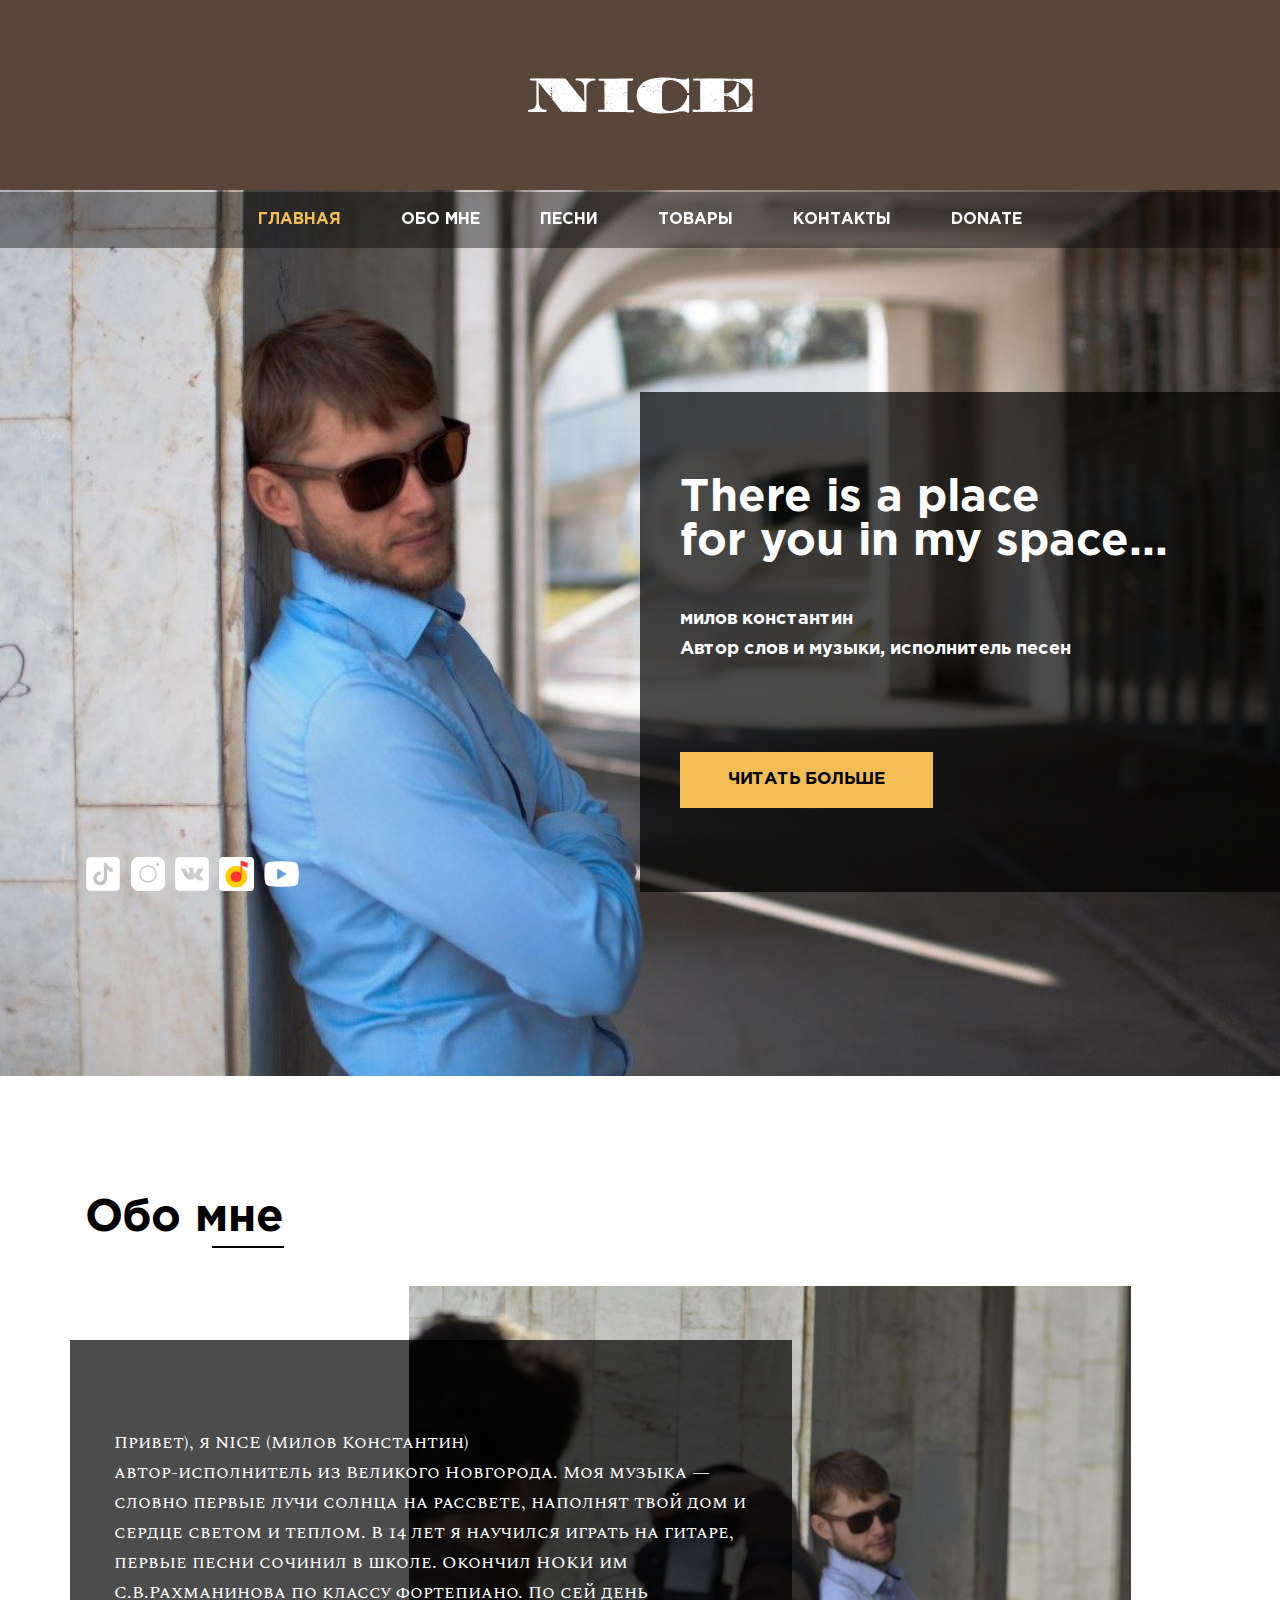
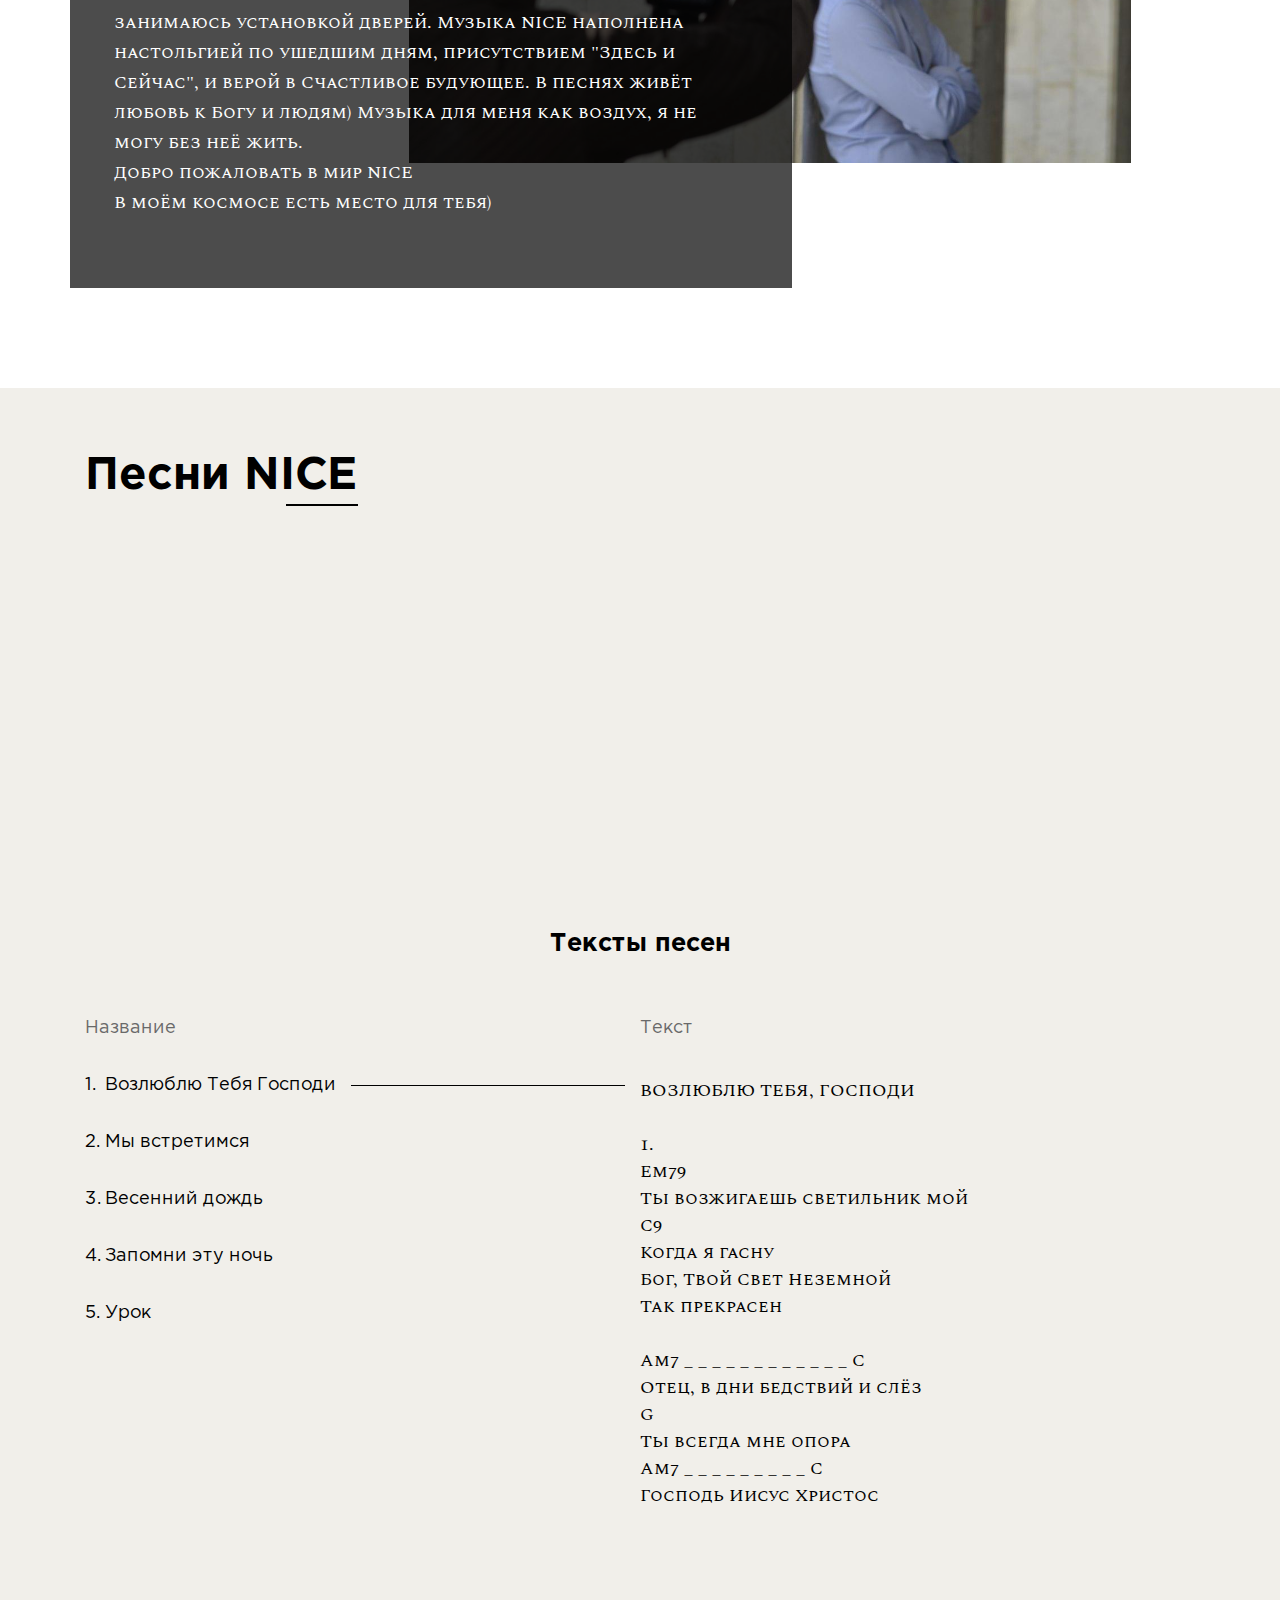
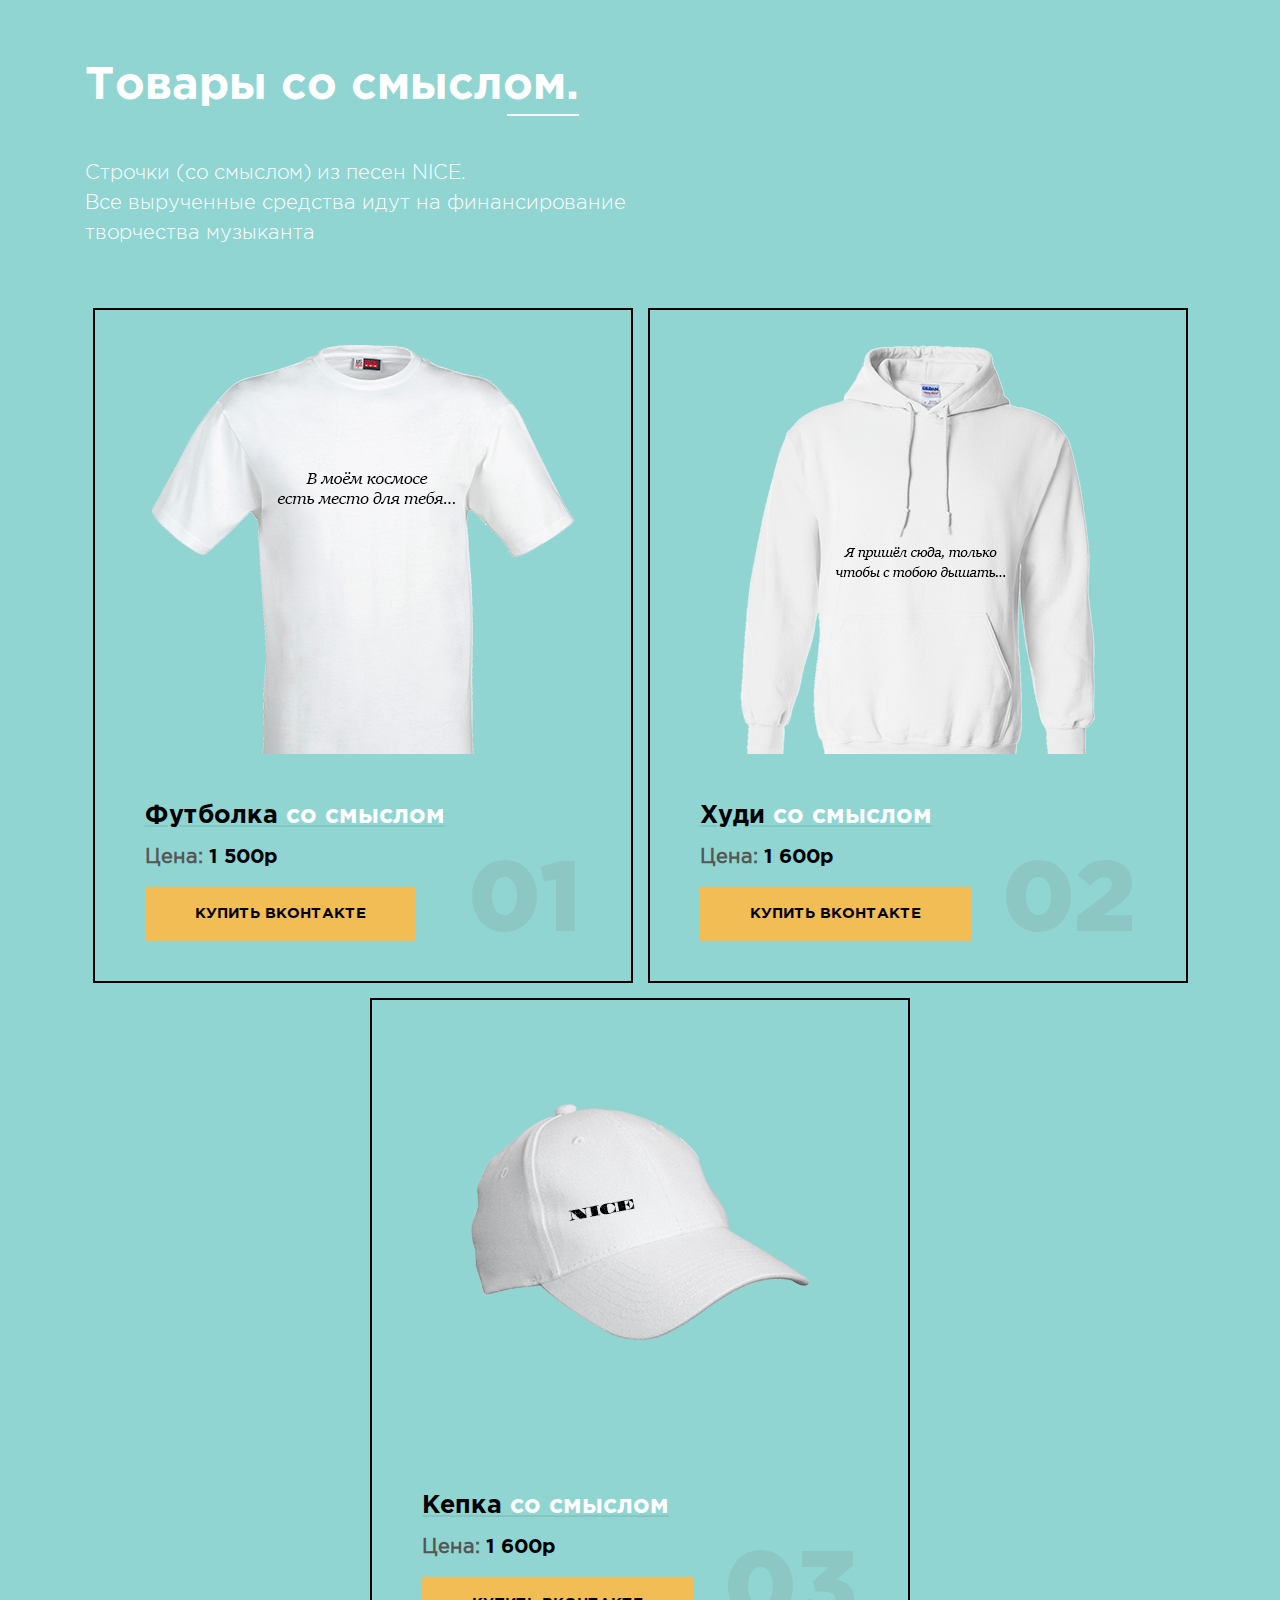
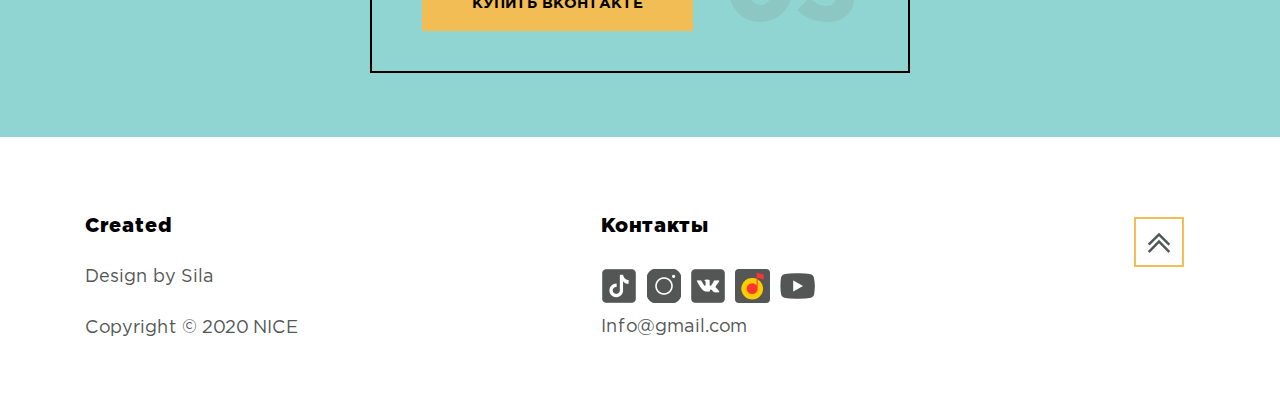
<file: index.html>
<!DOCTYPE html>
<html lang="ru">
<head>
    <meta http-equiv="Content-Type" content="text/html; charset=utf-8">
    <meta name="viewport" content="width=device-width, initial-scale=1.0">
    <link rel="stylesheet" href="css/style.css">
    <link rel="stylesheet" href="css/general.css">
    <link rel="stylesheet" href="css/fonts.css">
    <link rel="icon" href="img/icons/favicon.png" type="image-x/ico">
    <script type="text/javascript" src="js/jquery-3.3.1.min.js"></script>
    <title>NICE | Милов Константин</title>
</head>

<body class="document">

    <div class="block-author desktop">
        <div class="border-author">
            <span class="line-author line-author-top"></span>
            <span class="line-author line-author-bottom"></span>
            <span class="line-author line-author-right"></span>
            <span class="line-author line-author-left"></span>
            <div>nice</div>
        </div>
    </div>


    <div class="container-menu">
        <div class="btn-menu mobile"></div>

        <div class="logo mobile">nice</div>

        <div class="socil-icons mobile">
            <a target="blank" href="https://vm.tiktok.com/JY2A9wd/" class="link-social">
                <div class="icon-tik-tok"></div>
            </a>
            <a target="blank" href="https://www.instagram.com/___milov___/" class="link-social">
                <div class="icon-inst"></div>
            </a>
            <a target="blank" href="https://vk.com/konstantin.milov" class="link-social">
                <div class="icon-vk"></div>
            </a>
            <a href="#" class="link-social">
                <div class="icon-yandex-music"></div>
            </a>
            <a target="blank" href="https://www.youtube.com/channel/UCw3u7vF_srZGc-854PUqZdQ" class="link-social">
                <div class="icon-youtube"></div>
            </a>
        </div>

        <nav class="nav-link">
            <a href="#" onclick="slowScroll('#first-screen')" class="nav-link-item active-menu">главная</a>
            <a href="#" onclick="slowScroll('#about')" class="nav-link-item">обо мне</a>
            <a href="#" onclick="slowScroll('#songs')" class="nav-link-item">песни</a>
            <a href="#" onclick="slowScroll('#products')" class="nav-link-item">товары</a>
            <a href="#" onclick="slowScroll('#footer')" class="nav-link-item">контакты</a>
            <a target="_blank" href="https://vk.com/nice__vk?w=app5727453_-188678254" class="nav-link-item">donate</a>

            <div class="socil-icons socil-icons-xs">
                <a target="blank" href="https://vm.tiktok.com/JY2A9wd/" class="link-social">
                    <div class="icon-tik-tok"></div>
                </a>
                <a target="blank" href="https://www.instagram.com/___milov___/" class="link-social">
                    <div class="icon-inst"></div>
                </a>
                <a target="blank" href="https://vk.com/konstantin.milov" class="link-social">
                    <div class="icon-vk"></div>
                </a>
                <a href="#" class="link-social">
                    <div class="icon-yandex-music"></div>
                </a>
                <a target="blank" href="https://www.youtube.com/channel/UCw3u7vF_srZGc-854PUqZdQ" class="link-social">
                    <div class="icon-youtube"></div>
                </a>
            </div>
        </nav>
    </div>
    <!-- /.container -->


    <main class="wrap">
        <section id="first-screen" class="first-screen">
            <div class="container">

                <div class="wrap-col">
                    <div class="col-left">
                        <div class="socil-icons desktop">
                            <a target="blank" href="https://vm.tiktok.com/JY2A9wd/" class="link-social">
                                <div class="icon-tik-tok"></div>
                            </a>
                            <a target="blank" href="https://www.instagram.com/___milov___/" class="link-social">
                                <div class="icon-inst"></div>
                            </a>
                            <a target="blank" href="https://vk.com/konstantin.milov" class="link-social">
                                <div class="icon-vk"></div>
                            </a>
                            <a href="#" class="link-social">
                                <div class="icon-yandex-music"></div>
                            </a>
                            <a target="blank" href="https://www.youtube.com/channel/UCw3u7vF_srZGc-854PUqZdQ" class="link-social">
                                <div class="icon-youtube"></div>
                            </a>
                        </div>
                    </div>

                    <div class="col-right">
                        <div class="transparent">
                            <div class="wrap-title">
                                <h1 class="main-title">There is a place
                                    for you in my space...
                                </h1>
                            </div>

                            <div class="author"><span class="name">милов константин</span>
                                <span class="author-span2">Автор слов и музыки, исполнитель песен</span>
                            </div>

                            <a href="#" onclick="slowScroll('#about')" class="btn">
                                читать больше
                            </a>

                            <div class="btn-next">
                                <div class="circle-next"></div>
                            </div>
                        </div>
                    </div>
                </div>
                <!-- /.wrap-col -->
            </div>
            <!-- /.container -->
        </section>
        <!-- /.first-screen -->


        <section id="about" class="about">
            <div class="container">
                <div class="wrap-title">
                    <h2 class="title">
                        Обо мне
                    </h2>
                </div>

                <div class="transparent-about">
                    <div class="wrap-img">
                        <img class="img-nice desktop" src="img/bg-about.jpg" alt="Автор слов и музыки NICE | Милов Константин">
                    </div>

                    <p class="text-about"><span>Привет), я NICE (Милов Константин)</span>
                        автор-исполнитель из Великого Новгорода. Моя музыка — словно первые лучи солнца на рассвете, наполнят твой дом и сердце светом и теплом. В 14 лет я научился играть на гитаре, первые песни сочинил в школе. Окончил НОКИ им С.В.Рахманинова по классу фортепиано. По сей день занимаюсь установкой дверей. Музыка NICE наполнена настольгией по ушедшим дням, присутствием "Здесь и Сейчас", и верой в Счастливое будующее. В песнях живёт любовь к Богу и людям) Музыка для меня как воздух, я не могу без неё жить.
                        Добро пожаловать в мир NICE
                        В моём космосе есть место для тебя)
                    </p>
                </div>
            </div>
            <!-- /.container -->
        </section>
        <!-- /.about -->


        <section id="songs" class="songs">
            <div class="container">
                <div class="wrap-title">
                    <h2 class="title">
                        Песни NICE
                    </h2>
                </div>

                <iframe frameborder="0" style="border:none;width:100%;height:300px;margin-top: 50px;" width="100%" height="300" src="https://music.yandex.ru/iframe/#playlist/silatimofey/1000">Слушайте <a href='https://music.yandex.ru/users/silatimofey/playlists/1000'>NICE</a> — <a href='https://music.yandex.ru/users/silatimofey'>silatimofey</a> на Яндекс.Музыке</iframe>
                <!-- <iframe frameborder="0" style="border:none;width:100%;height:180px;margin-top: 50px;" width="100%" height="180" src="https://music.yandex.ru/iframe/#track/66659709/10885603">Слушайте <a href='https://music.yandex.ru/album/10885603/track/66659709'>Весенний дождь</a> — <a href='https://music.yandex.ru/artist/86035'>Nice</a> на Яндекс.Музыке</iframe>
                <iframe frameborder="0" style="border:none;width:100%;height:180px;margin-top: 20px;" width="100%" height="180" src="https://music.yandex.ru/iframe/#track/67793302/11171890">Слушайте <a href='https://music.yandex.ru/album/11171890/track/67793302'>Мы встретимся</a> — <a href='https://music.yandex.ru/artist/86035'>Nice</a> на Яндекс.Музыке</iframe> -->

                <div class="wrap-text-songs">
                    <div class="col-left-songs">
                        <div class="title-text-songs">Тексты песен</div>
                        <div class="title-list">Название</div>

                        <div class="list-title-songs">
                            <div class="wrap-name-line">
                                <div class="item-title-songs songs1">Возлюблю Тебя Господи</div>
                                <div class="line-none1 line"></div>
                            </div>
                            <div class="wrap-name-line">
                                <div class="item-title-songs songs2">Мы встретимся</div>
                                <div class="line-none2"></div>
                            </div>
                            <div class="wrap-name-line">
                                <div class="item-title-songs songs3">Весенний дождь</div>
                                <div class="line-none3"></div>
                            </div>
                            <div class="wrap-name-line">
                                <div class="item-title-songs songs4">Запомни эту ночь</div>
                                <div class="line-none4"></div>
                            </div>
                            <div class="wrap-name-line">
                                <div class="item-title-songs songs5">Урок</div>
                                <div class="line-none5"></div>
                            </div>
                        </div>
                    </div>

                    <div class="col-right-songs">
                        <div class="title-list">
                            Текст
                        </div>

                        <div class="text-songs text-songs1 show">ВОЗЛЮБЛЮ ТЕБЯ, ГОСПОДИ

                            1.
                            Em79
                            Ты возжигаешь светильник мой
                            C9
                            Когда я гасну
                            Бог, Твой Свет Неземной
                            Так прекрасен

                            Am7 _ _ _ _ _ _ _ _ _ _ _ _ C
                            Отец, в дни бедствий и слёз
                            G
                            Ты всегда мне опора
                            Am7 _ _ _ _ _ _ _ _ _ C
                            Господь Иисус Христос
                            G _ _ _ _ _ _ _ D
                            Я навеки с Тобою

                            Припев:

                            G _ _ _ _ _ _ G/C _ _ _ Em7
                            Возлюблю Тебя, Господи
                            _ _ _ _ _ C
                            Крепость моя
                            G _ _ _ _ _ _ _ G/F# _ _ _ _ _ _ Em
                            Твердыня моя, и прибежище моё
                            G _ _ G/C _ _ _ _ _Em
                            Бог мой - Скала моя
                            _ _ _ _ _ _ _ _ C
                            На Тебя уповаю я
                            Am7 _ _ _ _ _ _ _ _C _ D _ G
                            Ты мой щит, и убежище моё


                            2.
                            Бог просвещает тьму мою
                            В тесноте дней
                            Вновь из мрака я встаю
                            Держась за руку сильней

                            Бог силы даёт мне почерпнуть
                            И устрояет верный путь
                            Вместе с Давидом я пою
                            Новую песню Ему

                            Припев: тот же 2р


                            Бридж:

                            Em7 _ _ _ _ _ _ C
                            Буду Славить Тебя
                            G _ _ _ _ _ _ _ _ D
                            Буду Славить Тебя, Господи
                            Em7 _ _ _ _ _ _ C
                            Буду Славить Тебя
                            G _ _ _ _ _ _ _ _ D
                            И петь имени Твоему
                        </div>

                        <div class="text-songs text-songs2">МЫ ВСТРЕТИМСЯ

                            1.
                            Dm7
                            Где мне тебя найти? 
                            Bsus
                            Я видел столько лиц
                            Dm7
                            Я снимал с них маски
                            Am7
                            Мне с ними не попути
                            
                            
                            Dm7
                            Где мне тебя найти
                            Bsus
                            Слышишь ли голос мой?
                            C
                            И в ночной тиши
                            Am _ _ _ _ _ _ _ _ Am7
                            Звёздам пой со мной
                            
                            Припев: 
                            
                            F _ _ _ _ _ _ _ _ _ Dm7
                            Мы встретимся, Мы встретимся
                            Am _ _ _ _ _ _ _ _ _ _ _ _ _ _ _ _ _ _ C
                            В моём космосе есть место для тебя
                            Планета вертится, Вселенная вертится
                            Вокруг тебя и меня
                            
                            
                            2.
                            Звёздный небосвод
                            Меня зовёт в полет
                            От суеты земной
                            Поднимемся со мной
                            
                            И в своих руках
                            Через буду и страх
                            Любовь мы понесём
                            И этим мир спасём 
                            
                            Припев: тот же.
                            
                            
                            3.
                            Где мне тебя найти?
                            Я видел столько лиц
                            Я снял все маски
                            Мне с ними не попути
                            
                            Где мне тебя найти
                            Слышишь ли голос мой?
                            И в ночной тиши 
                            Звёздам пой со мной
                            
                            Припев: тот же 2р
                        </div>

                        <div class="text-songs text-songs3">ВЕСЕННИЙ ДОЖДЬ

                            1.
                            Dm9 _ _ _ Dm9/F
                            На улице плюс
                            C _ _ _ _ _ _ _ _ _ _ Am7
                            И уже почти расстаял снег
                            Dm9 _ _ _ Dm9 _ _ _ C
                            Но я тебе сказать решусь
                            Am7
                            Ты нравишься мне
                            
                            Dm79
                            Первые лучи
                            Dm9/F _ _ _ _ _ _ Am7
                            Так робко гладят небо
                            Dm7 _ _ _ F
                            И дождь стучи
                            B _ _ _ _ _ _ _ C
                            Ведь мне не жаль снега
                            
                            Припев:
                            
                            Dm F B C Ты меня ждёшь
                            Dm F B C Весенний дождь
                            2р
                             
                            
                            2.
                            На уроке наивный
                            В тетради рисую тебя
                            А ты делаешь вид
                            Что не видишь меня
                            
                            Такой вкусный
                            Воздух жадно вдыхаю
                            В школе скучно
                            И с уроков сбегаю
                            
                            Припев: тот же
                        </div>

                        <div class="text-songs text-songs4">ЗАПОМНИ ЭТУ НОЧЬ

                            Am _ _ _ _ _ _ _ _ _ _ _ _ _ _ F    
                           Какая звёздная ночь, ярко жёлтая луна
                           C _ _ _ _ _ _ _ _ _ _ _ _ _ _ _ _ _ _ G 
                           Все мысли гоню прочь, со мной ты и бутылка вина
                           Мы вдвоём, а остальное всё не важно
                           Это час, не повторится дважды
                           
                           Припев:
                           Am   
                           Запомни эту ночь
                           F
                           Запомни эти звёзды
                           E7
                           А я запомню тебя
                           
                           Нам уже не помочь
                           Ты больна мной, а я тобой
                           Может быть это судьба
                           
                           
                           2.
                           Гитара блестит от костра в твоих глазах
                           Моя душа с твоей душой
                           Я пою, а ты смотришь на меня
                           И ничего не нужно просто быть с тобой
                           
                           Припев: тот же 2р
                        </div>

                        <div class="text-songs text-songs5">УРОК

                            1.
                            Em7 _ _ _ D7
                            Привет. Пока
                            C _ _ _ _ _ _ Am7
                            И всё что можно нам
                            Холодная рука
                            Не верь пустым словам
                            
                            G _ _ _ _ _ D _ _ _ _ _ C
                            Ну взгляни же на меня
                            Am7 _ _ _ _ _  D _ _ _ _ _ C
                            Мне так нужны твои глаза
                            Em9 _ _ _ _ _ D
                            Дай мне в них утонуть
                            C _ _ _ _ _ _ _ Am7
                            Захлебнусь, ну и пусть
                            
                            Припев:
                            
                            C _ _ _ _ _ _Am _ _ Em
                            Но сердце бьётся так
                            D
                            Что стены дрожат
                            C _ _ _ _ _ _Am7 _ Em
                            Я ближе и вижу маяк
                            C 
                            Включи маяк
                            Am7
                            Ты моя
                            D
                            Любимая
                            
                            
                            2.
                            Прошу не надо так равнодушно сидеть
                            И что-то решать
                            Ведь я пришёл сюда
                            Только чтобы с тобою дышать
                            
                            Привет. Пока
                            И всё что нужно нам
                            Ты ждёшь звонка
                            Веря лишь глазам
                            
                            Припев: тот же.
                        </div>
                    </div>
                    <!-- /.col-right-songs -->
                </div>
                <!-- /.wrap-text-songs -->
            </div>
            <!-- /.container -->
        </section>
        <!-- /.songs -->


        <section id="products" class="products">
            <div class="container">
                <div class="wrap-title">
                    <h2 class="title title-pruduct">
                        Товары со смыслом.
                    </h2>
                </div>

                <p class="descr-products">Строчки (со смыслом) из песен NICE.
                    Все вырученные средства идут на финансирование
                    творчества музыканта
                </p>

                <div class="wrap-product-container">
                    <div class="container-product">
                        <a href="https://vk.com/nice__vk?w=product-188678254_3114979%2Fquery" target="blank" class="img-product img-product-Tshirt"></a>

                        <a href="https://vk.com/nice__vk?w=product-188678254_3114979%2Fquery" target="blank" class="name-product">
                            Футболка <span>со смыслом</span>
                        </a>

                        <div class="price">
                            <b>Цена:</b>
                            1 500р
                        </div>

                        <a href="https://vk.com/nice__vk?w=product-188678254_3114979%2Fquery" class="btn-order">
                            купить вконтакте
                        </a>
                    </div>

                    <div class="container-product">
                        <a href="prod-hoodie.html" target="blank" class="img-product img-hoodie"></a>

                        <a href="prod-hoodie.html" target="blank" class="name-product">
                            Худи <span>со смыслом</span>
                        </a>

                        <div class="price">
                            <b>Цена:</b>
                            1 600р
                        </div>

                        <a href="https://vk.com/nice__vk?w=product-188678254_3114979%2Fquery" class="btn-order">
                            купить вконтакте
                        </a>
                    </div>

                    <div class="container-product">
                        <a href="prod-cap.html" target="blank" class="img-product img-cap"></a>

                        <a href="prod-cap.html" target="blank" class="name-product">
                            Кепка <span>со смыслом</span>
                        </a>

                        <div class="price">
                            <b>Цена:</b>
                            1 600р
                        </div>

                        <a href="https://vk.com/nice__vk?w=product-188678254_3114979%2Fquery" class="btn-order">
                            купить вконтакте
                        </a>
                    </div>

                </div>
                <!-- /.wrap-product-container -->
            </div>
            <!-- /.container -->
        </section>
        <!-- /.products -->
    </main>
    <!-- /.wrap -->

    <footer id="footer" class="footer">
        <div class="container">
            <div class="row">
                <div class="block">
                    <div class="title-footer">
                        Created
                    </div>

                    <a href="http://design-by-sila.ru/" target="black" class="item-title-footer">
                        Design by Sila
                    </a>

                    <div class="item-title-footer">
                        Copyright © 2020 NICE
                    </div>
                </div>

                <div class="block block2">
                    <div>
                        <div class="title-footer">
                            Контакты
                        </div>

                        <div class="socil-icons socil-icons-footer">
                            <a target="blank" href="https://vm.tiktok.com/JY2A9wd/" class="link-social">
                                <div class="icon-tik-tok-dark"></div>
                            </a>
                            <a target="blank" href="https://www.instagram.com/___milov___/" class="link-social">
                                <div class="icon-inst-dark"></div>
                            </a>
                            <a target="blank" href="https://vk.com/konstantin.milov" class="link-social">
                                <div class="icon-vk-dark"></div>
                            </a>
                            <a href="#" class="link-social">
                                <div class="icon-yandex-music dark"></div>
                            </a>
                            <a target="blank" href="https://www.youtube.com/channel/UCw3u7vF_srZGc-854PUqZdQ" class="link-social">
                                <div class="icon-youtube-dark"></div>
                            </a>
                        </div>
    
                        <div class="item-title-footer email">
                            Info@gmail.com
                        </div>
                    </div>
                </div>

                <div class="block block3">
                    <div onclick="slowScroll('#first-screen')" class="btn-up"></div>
                </div>
            </div>
            <!-- /.row -->
        </div>
        <!-- /.container -->
    </footer>
    <!-- /.footer -->

    <script>
        // плавное перемещение к блокам
        function slowScroll(id) {
            var offset = 58;
            $('html, body').animate({
                scrollTop: $(id).offset().top - offset
            }, 1000);
            return false;
        }
    </script>

    <script src="js/main.js"></script>
</body>
</html>
</file>
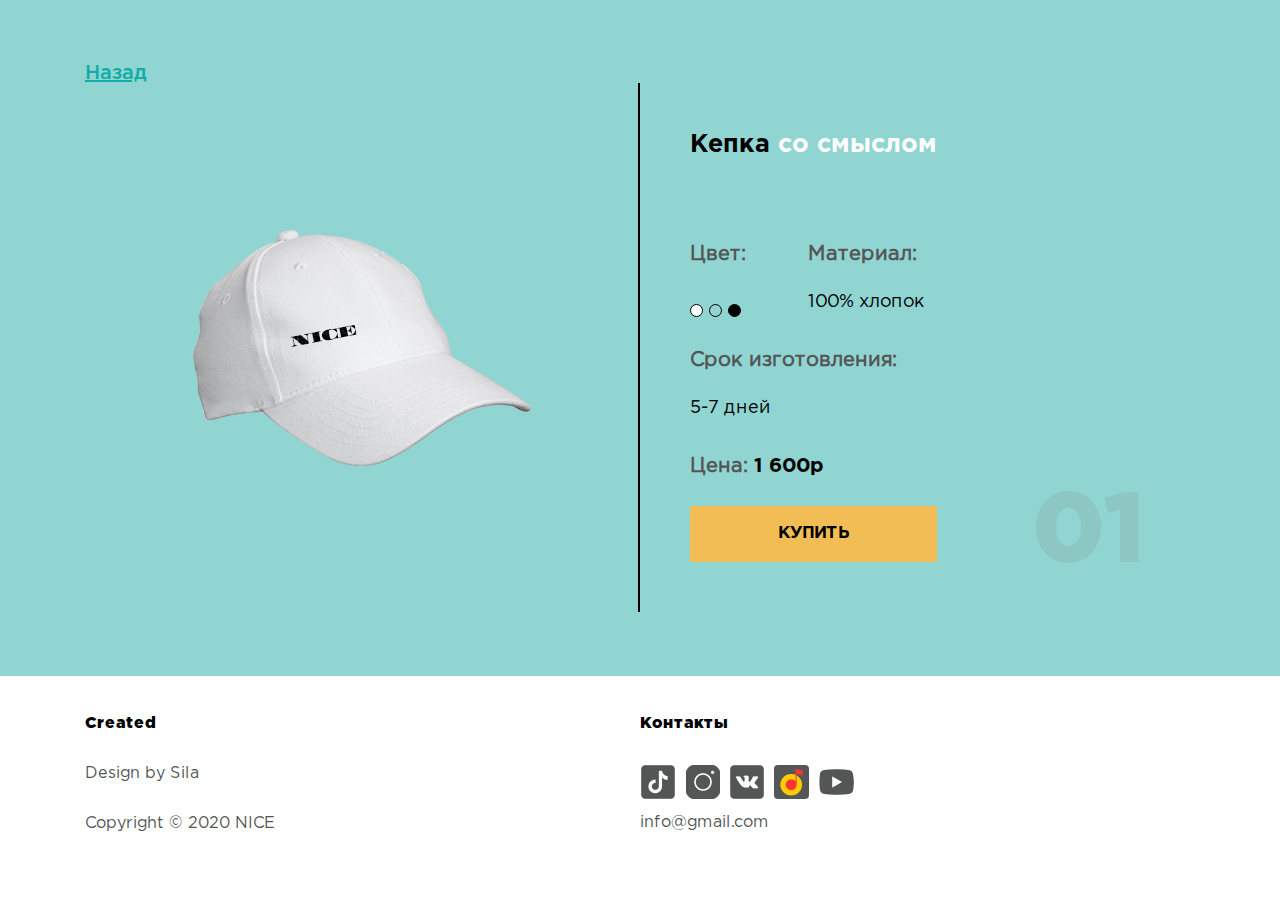
<file: prod-cap.html>
<!DOCTYPE html>
<html lang="en">
<head>
    <meta http-equiv="Content-Type" content="text/html; charset=utf-8"/>
    <meta name="viewport" content="width=device-width, initial-scale=1.0"/>
    <link rel="icon" href="img/icons/favicon.png" type="image-x/ico">
    <link rel="stylesheet" href="css/style-prod.css"/>
    <link rel="stylesheet" href="css/font-awesome.min.css">
    <link rel="stylesheet" href="css/fonts.css">
    <title>NICE | Кепка со смыслом</title>
</head>
<body class="document">
    <main class="wrapper">
        <section id="products" class="products">
            <div class="container">
                <a href="index.html" class="btn-back">Назад</a>

                <div class="wrap-product-container">
                    <div class="container-product">
                        <div class="left-side-product left-side-product3"></div>

                        <div class="right-side-product">
                            <div class="name-product">
                                Кепка <span>со смыслом</span>
                            </div>

                            <div class="wrap-material-size-color">
                                <div class="color">
                                    <b>Цвет:</b>

                                    <div class="wrap-color">
                                        <div class="circle-color white"></div>
                                        <div class="circle-color"></div>
                                        <div class="circle-color black"></div>
                                    </div>
                                </div>

                                <div class="material">
                                    <b>Материал:</b>
                                    <div>100% хлопок</div>
                                </div>
                            </div>

                            <div class="production-time">
                                <b>Срок изготовления:</b>
                                <div>5-7 дней</div>
                            </div>

                            <div class="price">
                                <b>Цена:</b>
                                1 600р
                            </div>

                            <a href="#" class="btn-order">
                                купить
                            </a>
                        </div>
                    </div>
                </div>
                <!-- /.wrap-product-container -->
            </div>
            <!-- /.container -->

            <div class="blackout-modal">
                <div class="modal">
                    <div class="close-modal" title="Закрыть"></div>
                    <div class="wrap-prod-title-modal">
                        <div class="product-modal"></div>

                        <div class="wrap-size-color">
                            <div class="title-modal">
                                Футболка <span>со смыслом</span>
                            </div>

                            <div class="wrap-specifications-prod">
                                <div class="wrap-color-modal">
                                    <div class="color-size">
                                        Цвет:
                                    </div>
                                    <div class="circle-color white"></div>
                                </div>

                                <div class="color-size">
                                    Размер:
                                    <span>l</span>
                                </div>
                            </div>
                        </div>
                    </div>

                    <div class="form-flex">
                        <form action="#">
                            <div class="title-form">Ваше имя</div>
                            <input class="fields" type="text" placeholder="Константин">

                            <div class="title-form">E-mail</div>
                            <input class="fields" type="text" placeholder="info@gmail.com">
                        </form>

                        <form action="#">
                            <div class="title-form">Ваша фамилия</div>
                            <input class="fields" type="text" placeholder="Великий">

                            <div class="title-form">Адрес доставки</div>
                            <textarea class="fields address" name="text"
                                placeholder="Великий Новгорода, ул. 8 Марта д. 33, корп. 1, индекс 17303" cols="50"
                                rows="10"></textarea>
                        </form>
                    </div>
                    <!-- /.form -->

                    <a href="#" class="btn btn-modal">оформить заказ</a>
                </div>
                <!-- /.modal -->

                <div class="modal-smoll">
                    <div class="close-smoll-modal" title="Закрыть"></div>

                    <div class="title-modal-smoll">
                        Ваш заказ принят :)<br>

                        <span>Ожидайте звонка</span>
                    </div>

                    <div class="check-mark">
                        <div class="check"></div>
                    </div>
                </div>
                <!-- /.modal-smoll -->
            </div>
            <!-- /.blackout -->
        </section>
        <!-- /.products -->
    </main>
    <!-- /.wrapper -->

    <footer id="footer" class="footer">
        <div class="container">
            <div class="row">
                <div class="block">
                    <div class="title-footer">
                        Created
                    </div>

                    <a href="http://design-by-sila.ru/" target="black" class="item-title-footer">
                        Design by Sila
                    </a>

                    <div class="item-title-footer">
                        Copyright © 2020 NICE
                    </div>
                </div>

                <div class="block block2">
                    <div class="title-footer">
                        Контакты
                    </div>

                    <div class="socil-icons">
                        <a target="blank" href="https://vm.tiktok.com/JY2A9wd/" class="link-social">
                            <div class="icon-tik-tok-dark"></div>
                        </a>
                        <a target="blank" href="https://www.instagram.com/___milov___/" class="link-social">
                            <div class="icon-inst-dark"></div>
                        </a>
                        <a target="blank" href="https://vk.com/konstantin.milov" class="link-social">
                            <div class="icon-vk-dark"></div>
                        </a>
                        <a href="#" class="link-social">
                            <div class="icon-yandex-music dark"></div>
                        </a>
                        <a target="blank" href="https://www.youtube.com/channel/UCw3u7vF_srZGc-854PUqZdQ" class="link-social">
                            <div class="icon-youtube-dark"></div>
                        </a>
                    </div>

                    <div class="item-title-footer email">
                        info@gmail.com
                    </div>
                </div>
            </div>
            <!-- /.row -->
        </div>
        <!-- /.container -->
    </footer>
    <!-- /.footer -->
</body>
</html>
</file>
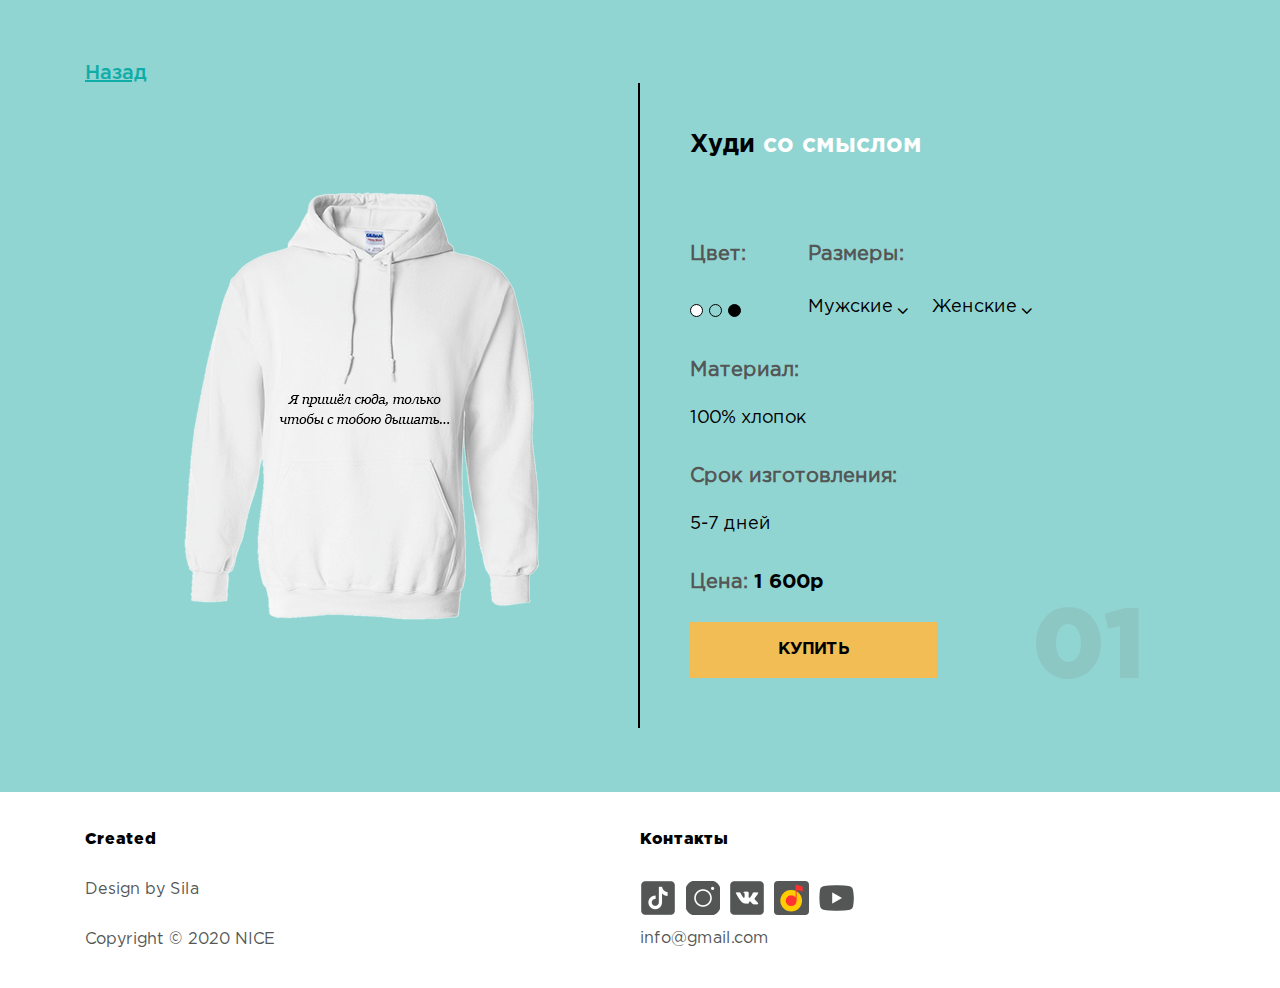
<file: prod-hoodie.html>
<!DOCTYPE html>
<html lang="en">
<head>
    <meta http-equiv="Content-Type" content="text/html; charset=utf-8"/>
    <meta name="viewport" content="width=device-width, initial-scale=1.0"/>
    <link rel="icon" href="img/icons/favicon.png" type="image-x/ico"/>
    <link rel="stylesheet" href="css/style-prod.css"/>
    <link rel="stylesheet" href="css/general-prod.css">
    <link rel="stylesheet" href="css/font-awesome.min.css"/>
    <link rel="stylesheet" href="css/fonts.css"/>
    
    <title>NICE | Худи со смыслом</title>
</head>
<body class="document">
    <main class="wrapper">
        <section id="products" class="products">
            <div class="container">
                <a href="index.html" class="btn-back">Назад</a>

                <div class="name-product mobile">
                    Худи <span>со смыслом</span>
                </div>

                <div class="container-product">
                    <div class="left-side-product left-side-product2"></div>

                    <div class="right-side-product">
                        <div class="name-product desktop">
                            Худи <span>со смыслом</span>
                        </div>

                        <div class="wrap-material-size-color">
                            <div class="color">
                                <b>Цвет:</b>

                                <div class="wrap-color">
                                    <div data-celected class="circle-color white"></div>
                                    <div data-celected class="circle-color"></div>
                                    <div data-celected class="circle-color black"></div>
                                </div>
                            </div>

                            <div class="size">
                                <b>Размеры:</b>
                                <ol class="list-size">
                                    <li class="item-list-size">Мужские <i class="fa fa-angle-down" aria-hidden="true"></i>
                                        <ul>
                                            <li class="dropDown-item-list-size">XS/44</li>
                                            <li class="dropDown-item-list-size">S/46</li>
                                            <li class="dropDown-item-list-size">M/48</li>
                                            <li class="dropDown-item-list-size">L/50</li>
                                            <li class="dropDown-item-list-size">XL/52</li>
                                            <li class="dropDown-item-list-size">XXL/54</li>
                                            <li class="dropDown-item-list-size">XXXL/56</li>
                                        </ul>
                                    </li>

                                    <li class="item-list-size">Женские <i class="fa fa-angle-down" aria-hidden="true"></i>
                                        <ul>
                                            <li class="dropDown-item-list-size">XS/42</li>
                                            <li class="dropDown-item-list-size">S/44</li>
                                            <li class="dropDown-item-list-size">M/46</li>
                                            <li class="dropDown-item-list-size">L/48</li>
                                            <li class="dropDown-item-list-size">XL/50</li>
                                            <li class="dropDown-item-list-size">XXL/52</li>
                                        </ul>
                                    </li>
                                </ol>
                            </div>
                        </div>

                        <div class="material">
                            <b>Материал:</b>
                            <div>100% хлопок</div>
                        </div>

                        <div class="production-time">
                            <b>Срок изготовления:</b>
                            <div>5-7 дней</div>
                        </div>

                        <div class="price">
                            <b>Цена:</b>
                            1 600р
                        </div>

                        <a href="#" class="btn-order">
                            купить
                        </a>
                    </div>
                </div>
            </div>
            <!-- /.container -->

            <div class="blackout-modal">
                <div class="modal">
                    <div class="close-modal" title="Закрыть"></div>
                    <div class="wrap-prod-title-modal">
                        <div class="product-modal"></div>

                        <div class="wrap-size-color">
                            <div class="title-modal">
                                Худи <span>со смыслом</span>
                            </div>

                            <div class="wrap-specifications-prod">
                                <div class="wrap-color-modal">
                                    <div class="color-size">
                                        Цвет:
                                    </div>
                                    <div class="circle-color white"></div>
                                </div>

                                <div class="color-size">
                                    Размер:
                                    <span>l/50</span>
                                </div>
                            </div>
                        </div>
                    </div>

                    <div class="form-flex">
                        <form action="#">
                            <div class="title-form">Ваше имя</div>
                            <input class="fields" type="text" placeholder="Константин">

                            <div class="title-form">E-mail</div>
                            <input class="fields" type="text" placeholder="info@gmail.com">
                        </form>

                        <form action="#">
                            <div class="title-form">Ваша фамилия</div>
                            <input class="fields" type="text" placeholder="Великий">

                            <div class="title-form">Адрес доставки</div>
                            <textarea class="fields address" name="text"
                                placeholder="Великий Новгорода, ул. 8 Марта д. 33, корп. 1, индекс 17303" cols="50"
                                rows="10"></textarea>
                        </form>
                    </div>
                    <!-- /.form -->

                    <a href="#" class="btn btn-modal">оформить заказ</a>
                </div>
                <!-- /.modal -->

                <div class="modal-smoll">
                    <div class="close-smoll-modal" title="Закрыть"></div>

                    <div class="title-modal-smoll">
                        Ваш заказ принят :)<br>

                        <span>Ожидайте звонка</span>
                    </div>

                    <div class="check-mark">
                        <div class="check"></div>
                    </div>
                </div>
                <!-- /.modal-smoll -->
            </div>
            <!-- /.blackout -->
        </section>
        <!-- /.products -->
    </main>
    <!-- /.wrapper -->

    <footer id="footer" class="footer">
        <div class="container">
            <div class="row">
                <div class="block">
                    <div class="title-footer">
                        Created
                    </div>

                    <a href="http://design-by-sila.ru/" target="black" class="item-title-footer">
                        Design by Sila
                    </a>

                    <div class="item-title-footer">
                        Copyright © 2020 NICE
                    </div>
                </div>

                <div class="block2">
                    <div class="title-footer">
                        Контакты
                    </div>

                    <div class="socil-icons">
                        <a target="blank" href="https://vm.tiktok.com/JY2A9wd/" class="link-social">
                            <div class="icon-tik-tok-dark"></div>
                        </a>
                        <a target="blank" href="https://www.instagram.com/___milov___/" class="link-social">
                            <div class="icon-inst-dark"></div>
                        </a>
                        <a target="blank" href="https://vk.com/konstantin.milov" class="link-social">
                            <div class="icon-vk-dark"></div>
                        </a>
                        <a href="#" class="link-social">
                            <div class="icon-yandex-music dark"></div>
                        </a>
                        <a target="blank" href="https://www.youtube.com/channel/UCw3u7vF_srZGc-854PUqZdQ" class="link-social">
                            <div class="icon-youtube-dark"></div>
                        </a>
                    </div>

                    <div class="item-title-footer email">
                        info@gmail.com
                    </div>
                </div>
            </div>
            <!-- /.row -->
        </div>
        <!-- /.container -->
    </footer>
    <!-- /.footer -->

    <script src="js/script-prod.js"></script>
</body>
</html>
</file>
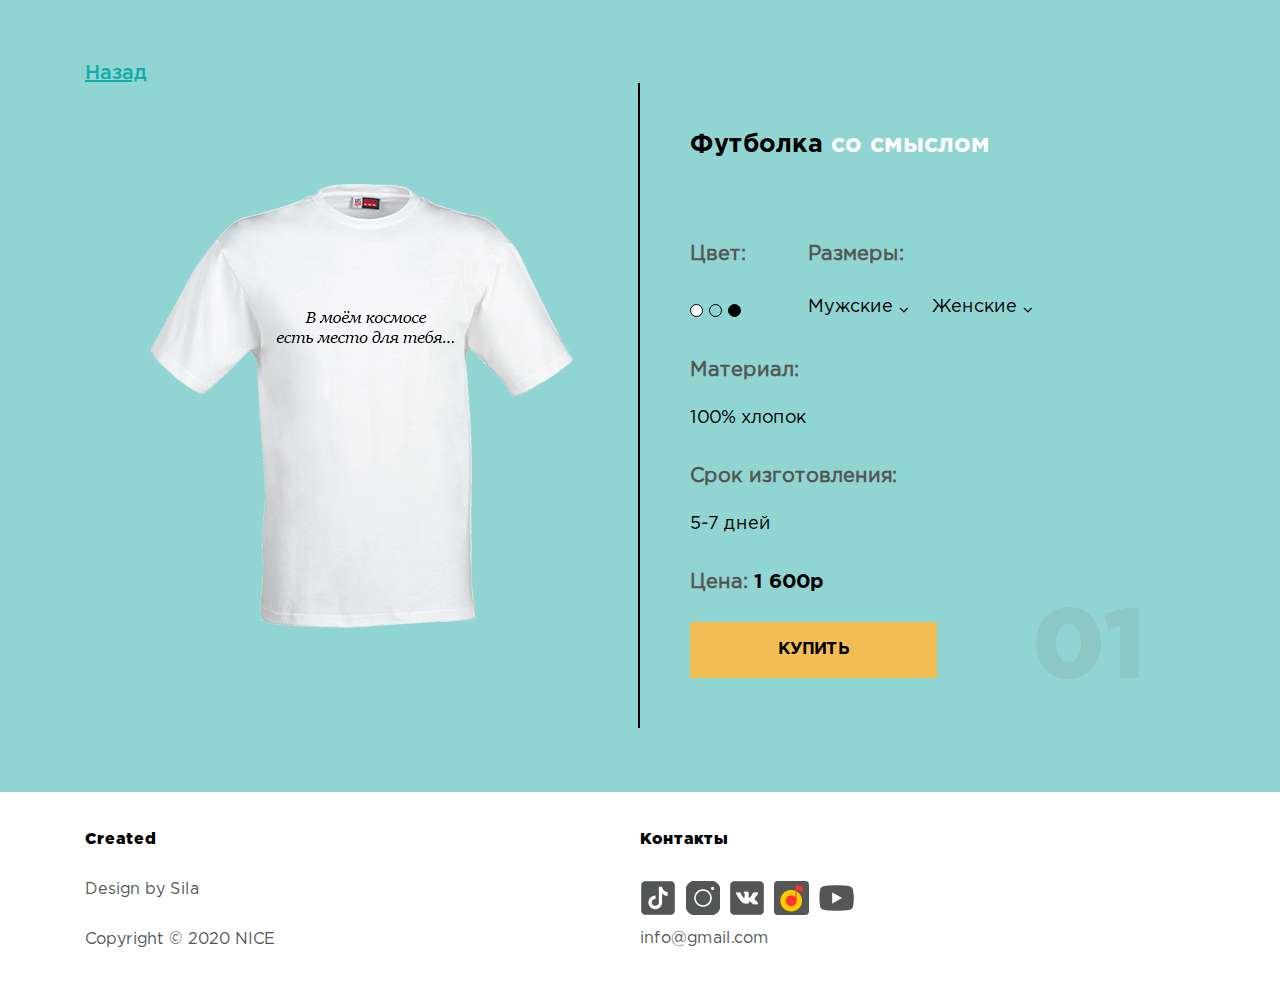
<file: prod-Thirt.html>
<!DOCTYPE html>
<html lang="en">
<head>
    <meta http-equiv="Content-Type" content="text/html; charset=utf-8"/>
    <meta name="viewport" content="width=device-width, initial-scale=1.0"/>
    <link rel="icon" href="img/icons/favicon.png" type="image-x/ico">
    <link rel="stylesheet" href="css/font-awesome.min.css">
    <link rel="stylesheet" href="css/style-prod.css"/>
    <link rel="stylesheet" href="css/fonts.css">
    <title>NICE | Футболка со смыслом</title>
</head>
<body class="document">
    <main class="wrapper">
        <section id="products" class="products">
            <div class="container">
                <a href="index.html" class="btn-back">Назад</a>

                <div class="wrap-product-container">
                    <div class="container-product">
                        <div class="left-side-product left-side-product1"></div>

                        <div class="right-side-product">
                            <div class="name-product">
                                Футболка <span>со смыслом</span>
                            </div>

                            <div class="wrap-material-size-color">
                                <div class="color">
                                    <b>Цвет:</b>

                                    <div class="wrap-color">
                                        <div class="circle-color white"></div>
                                        <div class="circle-color"></div>
                                        <div class="circle-color black"></div>
                                    </div>
                                </div>

                                <div class="size">
                                    <b>Размеры:</b>
                                    <ol class="list-size">
                                        <li class="item-list-size">Мужские <i class="fa fa-angle-down" aria-hidden="true"></i>
                                            <ul>
                                                <li class="dropDown-item-list-size">XS/44</li>
                                                <li class="dropDown-item-list-size">S/46</li>
                                                <li class="dropDown-item-list-size">M/48</li>
                                                <li class="dropDown-item-list-size">L/50</li>
                                                <li class="dropDown-item-list-size">XL/52</li>
                                                <li class="dropDown-item-list-size">XXL/54</li>
                                                <li class="dropDown-item-list-size">XXXL/56</li>
                                            </ul>
                                        </li>
    
                                        <li class="item-list-size">Женские <i class="fa fa-angle-down" aria-hidden="true"></i>
                                            <ul>
                                                <li class="dropDown-item-list-size">XS/42</li>
                                                <li class="dropDown-item-list-size">S/44</li>
                                                <li class="dropDown-item-list-size">M/46</li>
                                                <li class="dropDown-item-list-size">L/48</li>
                                                <li class="dropDown-item-list-size">XL/50</li>
                                                <li class="dropDown-item-list-size">XXL/52</li>
                                            </ul>
                                        </li>
                                    </ol>
                                </div>
                            </div>

                            <div class="material">
                                <b>Материал:</b>
                                <div>100% хлопок</div>
                            </div>

                            <div class="production-time">
                                <b>Срок изготовления:</b>
                                <div>5-7 дней</div>
                            </div>

                            <div class="price">
                                <b>Цена:</b>
                                1 600р
                            </div>

                            <a href="#" class="btn-order">
                                купить
                            </a>
                        </div>
                    </div>
                </div>
                <!-- /.wrap-product-container -->
            </div>
            <!-- /.container -->

            <div class="blackout-modal">
                <div class="modal">
                    <div class="close-modal" title="Закрыть"></div>
                    <div class="wrap-prod-title-modal">
                        <div class="product-modal"></div>

                        <div class="wrap-size-color">
                            <div class="title-modal">
                                Футболка <span>со смыслом</span>
                            </div>

                            <div class="wrap-specifications-prod">
                                <div class="wrap-color-modal">
                                    <div class="color-size">
                                        Цвет:
                                    </div>
                                    <div class="circle-color white"></div>
                                </div>

                                <div class="color-size">
                                    Размер:
                                    <span>l</span>
                                </div>
                            </div>
                        </div>
                    </div>

                    <div class="form-flex">
                        <form action="#">
                            <div class="title-form">Ваше имя</div>
                            <input class="fields" type="text" placeholder="Константин">

                            <div class="title-form">E-mail</div>
                            <input class="fields" type="text" placeholder="info@gmail.com">
                        </form>

                        <form action="#">
                            <div class="title-form">Ваша фамилия</div>
                            <input class="fields" type="text" placeholder="Великий">

                            <div class="title-form">Адрес доставки</div>
                            <textarea class="fields address" name="text"
                                placeholder="Великий Новгорода, ул. 8 Марта д. 33, корп. 1, индекс 17303" cols="50"
                                rows="10"></textarea>
                        </form>
                    </div>
                    <!-- /.form -->

                    <a href="#" class="btn btn-modal">оформить заказ</a>
                </div>
                <!-- /.modal -->

                <div class="modal-smoll">
                    <div class="close-smoll-modal" title="Закрыть"></div>

                    <div class="title-modal-smoll">
                        Ваш заказ принят :)<br>

                        <span>Ожидайте звонка</span>
                    </div>

                    <div class="check-mark">
                        <div class="check"></div>
                    </div>
                </div>
                <!-- /.modal-smoll -->
            </div>
            <!-- /.blackout -->
        </section>
        <!-- /.products -->
    </main>
    <!-- /.wrapper -->

    <footer id="footer" class="footer">
        <div class="container">
            <div class="row">
                <div class="block">
                    <div class="title-footer">
                        Created
                    </div>

                    <a href="http://design-by-sila.ru/" target="black" class="item-title-footer">
                        Design by Sila
                    </a>

                    <div class="item-title-footer">
                        Copyright © 2020 NICE
                    </div>
                </div>

                <div class="block block2">
                    <div>
                        <div class="title-footer">
                            Контакты
                        </div>
    
                        <div class="socil-icons">
                            <a target="blank" href="https://vm.tiktok.com/JY2A9wd/" class="link-social">
                                <div class="icon-tik-tok-dark"></div>
                            </a>
                            <a target="blank" href="https://www.instagram.com/___milov___/" class="link-social">
                                <div class="icon-inst-dark"></div>
                            </a>
                            <a target="blank" href="https://vk.com/konstantin.milov" class="link-social">
                                <div class="icon-vk-dark"></div>
                            </a>
                            <a href="#" class="link-social">
                                <div class="icon-yandex-music dark"></div>
                            </a>
                            <a target="blank" href="https://www.youtube.com/channel/UCw3u7vF_srZGc-854PUqZdQ" class="link-social">
                                <div class="icon-youtube-dark"></div>
                            </a>
                        </div>
    
                        <div class="item-title-footer email">
                            info@gmail.com
                        </div>
                    </div>
                </div>
            </div>
            <!-- /.row -->
        </div>
        <!-- /.container -->
    </footer>
    <!-- /.footer -->
</body>
</html>
</file>
<file: css/style.css>
@charset "UTF-8";

*,*::before,*::after{box-sizing:border-box;-webkit-appearance:none;-moz-appearance:none;-webkit-text-size-adjust:100%;}
*[hidden]{display:none!important;}
a,address,b,blockquote,body,button,dd,div,dl,dt,fieldset,form,h1,h2,h3,h4,hr,html,i,input,ins,legend,li,menu,ol,p,td,textarea,th,var,video,ul{margin:0;padding:0;outline:none;text-decoration:none;font-size:1em;font-style:normal;font-weight:inherit;font-family:inherit;text-align:inherit;color:inherit;}
button,fieldset,hr,img,input,textarea{border:none;background-color:transparent;}
button::-moz-focus-inner{border:0;}
footer,header,main{display:block;}
li{list-style:none;}

html{height:100%;-webkit-tap-highlight-color:transparent;}
body{text-rendering:optimizeLegibility;-webkit-font-smoothing:antialiased;}
body > svg{position:absolute;}
svg,symbol{overflow:visible;fill:currentColor;}
button{overflow:visible;}
button,input,textarea{line-height:inherit;}
b{font-weight:600;}
p,
ul,
ol{margin:1em 0;}
p:first-child,
ul:first-child,
ol:first-child{margin-top:0;}
p:last-child,
ul:last-child,
ol:last-child{margin-bottom:0;}
video,
img{display: block;width:100%;max-width:100%;}
*{transition: 0.3s;}

::-webkit-scrollbar { width: 10px; height: 3px;}
::-webkit-scrollbar-button {  display: none; }
::-webkit-scrollbar-track {  background-color: #999;}
::-webkit-scrollbar-track-piece { background-color: #e8e6e1;}
::-webkit-scrollbar-thumb { background-color: #545756;}
::-webkit-scrollbar-corner { background-color: #999;}}
::-webkit-resizer { background-color: #666;}




.document {
    font-family: Arial, Helvetica, sans-serif;
}

.container {
    padding: 0 15px;
    margin-left: auto;
    margin-right: auto;
    max-width: 1140px;
}



.first-screen {
    background-image: url(../img/bg-main.jpg);
    background-position: top;
    background-repeat: no-repeat;
    background-size: cover;
    padding-bottom: 184px;
    margin-bottom: 54px;
    padding-top: 202px;
    max-width: 1280px;
    margin-left: auto;
    margin-right: auto;
    overflow: hidden;
    margin-top: -58px;
}

.block-author {
    width: 100%;
    padding: 35px 15px;
    background-color: #59463b;
}

.border-author {
    position: relative;
    padding: 32px 40px;
    max-width: 304px;
    margin-left: auto;
    margin-right: auto;
    text-align: center;
    overflow: hidden;
}

.border-author div {
    text-transform: uppercase;
    font-family: 'Walk Personal Use';
    font-size: 50px;
    color: white;
    padding-top: 10px;
}

.line-author {
    position: absolute;
}

.line-author-top {
    width: 100%;
    height: 1px;
    top: 0;
    left: -100%;
    background-image: linear-gradient(90deg, transparent, #f1bd54);
    animation-duration: 2s;
    animation-delay: 0.25s;
    animation-name: motionTop;
    animation-iteration-count: infinite;
    animation-timing-function: linear;
}

.line-author-bottom {
    width: 100%;
    height: 1px;
    bottom: 0;
    right: -100%;
    background-image: linear-gradient(270deg, transparent, #f1bd54);
    animation-duration: 2s;
    animation-delay: 0.25s;
    animation-name: motionBottom;
    animation-iteration-count: infinite;
    animation-timing-function: linear;
}

.line-author-right {
    width: 1px;
    height: 100%;
    top: -100%;
    right: 0;
    background-image: linear-gradient(180deg, transparent, #f1bd54);
    animation-duration: 2s;
    animation-delay: 0;
    animation-name: motionRight;
    animation-iteration-count: infinite;
    animation-timing-function: linear;
}

.line-author-left {
    width: 1px;
    height: 100%;
    bottom: -100%;
    left: 0;
    background-image: linear-gradient(0deg, transparent, #f1bd54);
    animation-duration: 2s;
    animation-delay: 0;
    animation-name: motionLeft;
    animation-iteration-count: infinite;
    animation-timing-function: linear;
}

@keyframes motionTop {
    from {
        left: -100%;
    }

    to {
        left: 100%;
    }
}

@keyframes motionBottom {
    from {
        right: -100%;
    }

    to {
        right: 100%;
    }
}

@keyframes motionRight {
    from {
        top: -100%;
    }

    to {
        top: 100%;
    }
}

@keyframes motionLeft {
    from {
        bottom: -100%;
    }

    to {
        bottom: 100%;
    }
}

.container-menu {
    background-color: rgba(0, 0, 0, 0.4);
    z-index: 45;
    position: sticky;
    top: 0;
    width: 100%;
}

.nav-link {
    display: flex;
    margin-left: auto;
    margin-right: auto;
    max-width: 1140px;
    justify-content: center;
}

.nav-link-item {
    font-size: 16px;
    text-transform: uppercase;
    padding: 20px 30px;
    color: white;
    transition: 0.2s;
    font-family: 'GothamPro Bold';
}

.active-menu {
    color: #f1bd54;
}

.nav-link-item:hover {
    background-color: white;
    color: #f1bd54;
    transition: 0.2s;
}

.wrap-col {
    display: flex;
    justify-content: space-between;
}

.col-left {
    display: flex;
    width: 50%;
    align-items: flex-end;
}

.socil-icons {
    display: flex;
    align-items: center;
    margin-right: -10px;
    margin-top: -10px;
    flex-wrap: wrap;
}

.socil-icons-xs {
    display: none;
}

.link-social {
    margin-right: 10px;
    margin-top: 10px;
}

.icon-tik-tok {
    background-image: url(../img/icons/icon-tik-tok.png);
    width: 36px;
    height: 36px;
    background-repeat: no-repeat;
    background-position: center;
}

.icon-inst {
    background-image: url(../img/icons/icon-inst.png);
    width: 34px;
    height: 34px;
    background-repeat: no-repeat;
    background-position: center;
}

.icon-vk {
    background-image: url(../img/icons/icon-vk.png);
    width: 34px;
    height: 34px;
    background-repeat: no-repeat;
    background-position: center;
}

.icon-yandex-music {
    background-image: url(../img/icons/icon-yandex-music.png);
    width: 35px;
    height: 34px;
    background-repeat: no-repeat;
    background-position: center;
    background-size: cover;
    background-color: white;
    border-radius: 4px;
}

.icon-youtube {
    background-image: url(../img/icons/icon-youtube.png);
    width: 35px;
    height: 26px;
    background-repeat: no-repeat;
    background-position: center;
}

.col-right {
    width: 50%;
}

.transparent {
    background-color: rgba(0, 0, 0, 0.7);
    padding: 84px 40px;
    margin-right: -50%;
    padding-right: 50%;
    display: flex;
    flex-direction: column;
}

.main-title {
    position: relative;
    font-size: 45px;
    font-family: 'GothamPro Bold';
    line-height: 44px;
    color: white;
    display: inline;
    white-space: pre-line;
}

.author {
    font-size: 18px;
    color: white;
    line-height: 30px;
    font-family: 'GothamPro Bold';
    margin-bottom: 88px;
    margin-top: 40px;
    white-space: pre-line;
}

.btn {
    padding: 20px 48px;
    background-color: #f1bd54;
    font-family: 'GothamPro Bold';
    font-size: 17px;
    text-transform: uppercase;
    margin-right: auto;
}

.btn:hover {
    background-color: #edaf31;
    color: white;
}

.btn-next {
    display: none;
}



.about {
    margin-bottom: 100px;
    padding-top: 66px;
}

.title {
    position: relative;
    font-size: 45px;
    font-family: 'GothamPro Bold';
    line-height: 44px;
    display: inline;
}

.title::after {
    content: '';
    position: absolute;
    bottom: -10px;
    right: 0;
    height: 2px;
    width: 72px;
    background-color: black;
}

.transparent-about {
    position: relative;
    width: 65%;
    background-color: rgba(0, 0, 0, 0.7);
    padding: 70px 44px;
    margin-left: -15px;
    margin-top: 100px;
}

.text-about {
    font-size: 18px;
    line-height: 30px;
    color: white;
    font-family: 'SpectralSC Regular';
    white-space: pre-line;
}

.text-about-tablet {
    display: none;
}

.img-nice {
    position: absolute;
    top: -54px;
    right: -47%;
    max-width: 100%;
    z-index: -1;
}



.songs {
    background-color: #f1efea;
    padding-top: 66px;
    padding-bottom: 90px;
}

.wrap-text-songs {
    position: relative;
    display: flex;
    padding-top: 88px;
    margin-top: 80px;
}

.col-left-songs {
    width: 50%;
}

.title-text-songs {
    position: absolute;
    top: 0;
    left: 50%;
    transform: translateX(-50%);
    font-family: 'GothamPro Bold';
    font-size: 25px;
    text-align: center;
}

.list-title-songs {
    counter-reset: number;
    margin-top: 40px;
    margin-left: 20px;
}

.list-title-songs .item-title-songs::before  {
    counter-increment: number; 
    /* Увеличиваем значение счетчика */
    content: counter(number) "."; 
    /* Выводим число */
}

.item-title-songs::before {
    content: "";
    position: absolute;
    top: 0;
    left: -20px;
    right: 0;
    bottom: 0;
    font-size: 18px;
    font-family: 'GothamPro Regular';
}

.wrap-name-line {
    display: flex;
    align-items: center;
    justify-content: space-between;
    margin-bottom: 40px;
}

.line {
    flex: auto;
    height: 1px;
    background-color: black;
    margin-left: 15px;
    margin-right: 15px;
}

.item-title-songs {
    position: relative;
    font-size: 18px;
    font-family: 'GothamPro Regular';
}

.item-title-songs:hover {
    cursor: pointer;
}

.title-list {
    color: #696969;
    font-family: 'GothamPro Regular';
    font-size: 18px;
}

.col-right-songs {
    width: 50%;
}

.text-songs {
    margin-top: 40px;
    left: 0;
    font-family: 'SpectralSC Regular';
    font-size: 18px;
    overflow-y: scroll; 
    height: 433px;
    width: 100%;
    display: none;
    white-space: pre-line;
}

.show {
    display: block;
}
.hide {
    display: none;
}


.products {
    padding: 64px 0;
    background-color: #91d5d2;
}

.title-pruduct {
    color: white;
}

.title-pruduct::after {
    background-color: white;
}

.descr-products {
    color: white;
    font-size: 20px;
    font-family: 'GothamPro Light';
    white-space: pre-line;
    margin: 0;
    margin-top: 50px;
    line-height: 30px;
}

.wrap-product-container {
    counter-reset: numberProd;
    margin-top: 60px;
    display: flex;
    flex-wrap: wrap;
    justify-content: center;
    margin-right: -15px;
}

.container-product {
    position: relative;
    margin-bottom: 15px;
    border: 2px solid black;
    width: 540px;
    margin-right: 15px;
    padding-bottom: 40px;
}

.wrap-product-container .container-product::after  {
    counter-increment: numberProd; 
    /* Увеличиваем значение счетчика */
    content: "0" counter(numberProd); 
    /* Выводим число */
}

.container-product::after {
    position: absolute;
    content: '';
    bottom: 30px;
    right: 50px;
    font-size: 100px;
    color: #8cc7c4;
    font-family: 'GothamPro Black';
}


.container-product:last-child {
    margin-bottom: 0px;
}

.img-product {
    display: block;
    width: 100%;
    height: 444px;
    margin-bottom: 50px;
    background-position: center 35px;
    background-repeat: no-repeat;
}

.img-product-Tshirt {
    background-image: url(../img/Tshirt.png);
}

.img-hoodie {
    background-image: url(../img/hoodie.png);
}

.img-cap {
    background-image: url(../img/cap.png);
    background-position: center;
}

.name-product {
    font-family: 'GothamPro Bold';
    font-size: 25px;
    text-decoration: underline;
    text-decoration-color: #85c5c2;
    margin-left: 50px;
}

.name-product:hover {
    text-decoration: none;
    text-decoration-color: transparent;
}

.name-product span { 
    color: white;
}

.price {
    font-family: 'GothamPro Bold';
    font-size: 20px;
    margin-top: 20px;
    margin-left: 50px;
}

.price b {
    color: #545756;
    font-family: 'GothamPro Regular';
    font-size: 20px;
}

.btn-order {
    background-color: #f1bd54;
    font-family: 'GothamPro Bold';
    font-size: 15px;
    text-transform: uppercase;
    margin-left: 50px;
    margin-right: auto;
    margin-top: 20px;
    padding: 20px 50px;
    display: inline-block;
}

.btn-order:hover {
    background-color: #edaf31;
    color: white;
}


.footer {
    padding: 80px 0;
}

.row {
    display: flex;
}

.block {
    width: 33%;
}

.title-footer {
    font-family: 'GothamPro Black';
    font-size: 20px;
    margin-bottom: 32px;
}

.block2 {
    padding-left: 150px;
}

.item-title-footer {
    color: #545756;
    font-size: 18px;
    font-family: 'GothamPro Regular';
    margin-top: 34px;
}

.email {
    margin-top: 15px;
}

.icon-tik-tok-dark {
    background-image: url(../img/icons/icon-tik-tok-dark.png);
    width: 36px;
    height: 36px;
    background-repeat: no-repeat;
    background-position: center;
}

.icon-inst-dark {
    background-image: url(../img/icons/icon-inst-dark.png);
    width: 34px;
    height: 34px;
    background-repeat: no-repeat;
    background-position: center;
}

.icon-vk-dark {
    background-image: url(../img/icons/icon-vk-dark.png);
    width: 34px;
    height: 34px;
    background-repeat: no-repeat;
    background-position: center;
}

.dark {
    background-color: #545756;
}

.icon-youtube-dark {
    background-image: url(../img/icons/icon-youtube-dark.png);
    width: 35px;
    height: 26px;
    background-repeat: no-repeat;
    background-position: center;
}

.block3 {
    display: flex;
    justify-content: flex-end;
}

.btn-up {
    width: 50px;
    height: 50px;
    border: 2px solid #f1bd54;
    background-image: url(../img/icons/icon-up.png);
    background-repeat: no-repeat;
    background-position: center;
    cursor: pointer;
}

.btn-up:hover {
    background-color: #edaf31;
}
</file>
<file: css/general.css>
@charset "UTF-8";


/* mobile + tablet */
@media screen and (max-width:940px){
  
	.desktop{display:none!important;}

	.scrollbox{overflow:auto;overflow:-moz-scrollbars-none!important;}
	.scrollbox::-webkit-scrollbar{display:none;}
	  
	.container-menu {
		position: fixed;
		left: 0;
		width: 100%;
		height: 60px;
		display: flex;
		align-items: center;
		justify-content: space-between;
	}

	.btn-menu {
		position: relative;
		width: 40px;
		height: 2px;
		background-color: white;
		margin-left: 20px;
	}

	.btn-menu::before {
		position: absolute;
		content: '';
		top: -10px;
		left: 0;
		width: 100%;
		height: 2px;
		background-color: white;
	}

	.btn-menu::after {
		position: absolute;
		content: '';
		bottom: -10px;
		left: 0;
		width: 100%;
		height: 2px;
		background-color: white;
	}

	.logo {
		font-family: 'Walk Personal Use';
		font-size: 25px;
		color: white;
		padding-top: 6px;
	}

	.socil-icons {
		margin-right: 0;
	}

	.nav-link {
		position: absolute;
		flex-direction: column;
		background-color: rgba(0, 0, 0, 0.4);
		top: 60px;
		transform: translateX(-100%);
	}

	.show-hide {
		transform: translateX(0);
	}

	.nav-link-item {
		padding: 20px 20px;
		margin-right: auto;
		border-bottom: 1px solid rgba(255,255,255,0.4);
		width: 100%;
		font-size: 16px;
	}

	.nav-link-item:last-child {
		border: none;
	}

	.nav-link-item:hover {
		background-color: transparent;
		color: #f1bd54;
	}

	.active-menu {
		color: #f1bd54;
	}

	.nav-link-item:active {
		background-color: rgba(255,255,255,0.5);
	}

	.author {
		margin-top: 20px;
		margin-bottom: 40px;
	}

	.btn:active {
		background-color: #edaf31;
		color: white;
	}
	
	

	.first-screen {
		margin-top: 0;
		margin-bottom: 0;
	}

	.transparent-about {
		display: flex;
		flex-direction: row-reverse;
		padding: 0;
		width: 100%;
		height: auto;
		margin-right: 0px;
		margin-left: 0px;
		margin-top: 60px;
		background-color: transparent;
	}

	.text-about {
		color: rgb(15, 15, 15);
		width: 50%;
		margin-top: 0;
		margin-right: 20px;
	}

	.text-about span {
		color: black;
		font-family: 'SpectralSC Bold';
	}

	.wrap-img {
		position: sticky;
		top: 70px;
		width: 50%;
		height: 350px;
		background-image: url(../img/bg-about.jpg);
		background-size: cover;
		background-repeat: no-repeat;
		background-position: center;
		border: 2px solid rgb(17, 17, 17);
	}

	.row {
		justify-content: space-between;
	}

	.block2 {
		display: flex;
		align-items: center;
		flex-direction: column;
		padding-left: 0;
	}
}

/* mobile */
@media screen and (max-width:640px){
	.first-screen {
		position: relative;
		padding-bottom: 0;
		padding-top: 280px;
	}

	.wrap-col {
		display: block;
	}

	.col-left {
		display: none;
	}

	.col-right {
		width: 100%;
	}

	.transparent {
		padding: 40px 40px;
		margin: auto;
		align-items: center;
		background-color: transparent;
		border: 2px solid black;
		border-bottom: none;
	}

	.author {
		margin-bottom: 0;
	}

	.author-span2 {
		display: none;
	}

	.btn {
		margin-right: 0;
		display: none;
	}

	.btn-next {
		position: absolute;
		padding: 2px;
		bottom: 25px;
		left: 50%;
		width: 12px;
		height: 30px;
		border: 1px solid white;
		display: block;
		border-radius: 6px;
		overflow: hidden;
	}

	.circle-next {
		width: 6px;
		height: 6px;
		border-radius: 50%;
		background-color: #edaf31;
		animation-name: scroll;
		animation-duration: 2s;
		animation-delay: 0.2s;
		animation-iteration-count: infinite;
		animation-timing-function: linear;
		margin: auto;
	}

	@keyframes scroll {
		0% {
			margin-top: 0;
			opacity: 0.1;
		}

		25% {
			margin-top: 7px;
			opacity: 0.8;
		}

		50% {
			margin-top: 14px;
			opacity: 1;
		}

		75% {
			margin-top: 21px;
			opacity: 0.5;
		}

		100% {
			margin-top: 25px;
			opacity: 0;
		}
	}



	.about {
		padding-top: 60px;
		margin-bottom: 50px;
	}

	.transparent-about {
		display: block;
	}

	.wrap-img {
		position: static;
		float: left;
		margin-right: 15px;
	}

	.text-about {
		width: auto;
		margin-right: 0;
	}

	.wrap-title {
		text-align: center;
	}



	.songs {
		padding-bottom: 60px;
	}

	.wrap-text-songs {
		margin-top: 50px;
		flex-direction: column;
	}

	.wrap-name-line:last-child {
		margin-bottom: 60px;
	}

	.col-left-songs, .col-right-songs {
		width: 100%;
	}

	.line {
		position: relative;
	}

	.line::after {
		position: absolute;
		content: '';
		right: 0;
		bottom: -20px;
		width: 17px;
		height: 14px;
		background-image: url(../img/icons/icon-up.png);
		background-position: center;
		background-size: contain;
		background-repeat: no-repeat;
		transform: rotate(180deg);
	}



	.container-product {
		text-align: center;
		padding-bottom: 25px;
	}

	.descr-products {
		text-align: center;
	}

	.img-product {
		position: relative;
		z-index: 40;
	}

	.container-product::after {
		top: 20px;
		right: 20px;
	}

	.name-product, .price, .btn-order {
		margin-left: 0;
	}



	.footer {
		position: relative;
		padding: 40px 0;
	}

	.row {
		flex-direction: column;
	}

	.title-footer {
		margin-bottom: 20px;
		font-size: 16px;
	}

	.item-title-footer {
		margin-top: 20px;
		font-size: 16px;
	}

	.block {
		width: 100%;
	}

	.block2 {
		align-items: flex-start;
		margin-top: 40px;
	}

	.block3 {
		position: absolute;
		right: 50px;
		top: 50%;
		transform: translateY(-50%);
		width: 50px;
	}
}

@media screen and (max-width:600px) {
	.title {
		font-size: 40px;
	}

	.transparent {
		padding: 20px 20px;
		background-color: rgba(0, 0, 0, 0.7);
		margin-left: -15px;
    	margin-right: -15px;
	}

	.main-title {
		font-size: 40px;
	}

	.author {
		margin-top: 10px;
	}

	.btn-next {
		bottom: 10px;
	}

	.img-product {
		background-size: contain;
		background-position: center 20px;
		margin-bottom: 20px;
	}

	.img-cap {
		background-size: auto;
    	background-position: center;
	}
}

@media screen and (max-width:450px) {
	.logo {
		margin-right: 20px;
	}

	.socil-icons {
		display: none;
	}

	.socil-icons-footer {
		display: flex;
	}

	.socil-icons-xs {
		margin-top: 0;
		padding-left: 20px;
		padding-bottom: 10px;
		display: flex;
	}

	.first-screen {
		background-position: -30px;
	}

	.wrap-img {
		float: none;
		width: 100%;
		height: 300px;
		margin-right: 0;
		margin-bottom: 30px;
	}

	.text-about {
		text-align: center;
	}

	.line {
		opacity: 0;
	}

	.img-product {
		height: 400px;
		background-position: center;
	}

	.img-cap {
		background-position: center;
		background-size: contain;
	}

	.btn-order {
		font-size: 13px;
	}

	.block3 {
		right: 20px;
		top: 40px;
		transform: translateY(0);
	}
}

/* tablet + desktop */
@media screen and (min-width:641px){
}  

/* tablet */    
@media screen and (min-width:641px) and (max-width:940px){
	.tablet{display:none!important;}
}     
    
/* desktop */    
@media screen and (min-width:941px){

    .mobile{display:none!important;}
}
</file>
<file: css/fonts.css>
@font-face {
    font-family: 'Walk Personal Use';
    src: url('fonts/Walk-Personal-Use/Walk-Personal-Use.ttf') format('truetype');
    font-weight: normal;
    font-style: normal;
}

@font-face {
    font-family: 'GothamPro Bold';
    src: url('fonts/Gotham-Pro/GothamPro-Bold/GothamPro-Bold.eot');
    src: url('fonts/Gotham-Pro/GothamPro-Bold/GothamPro-Bold.eot?#iefix') format('embedded-opentype'),
    url('fonts/Gotham-Pro/GothamPro-Bold/GothamPro-Bold.woff') format('woff'),
    url('fonts/Gotham-Pro/GothamPro-Bold/GothamPro-Bold.ttf') format('truetype');
    font-weight: normal;
    font-style: normal;
}

@font-face {
    font-family: 'SpectralSC Regular';
    src: url('fonts/SpectralSC-Regular/SpectralSC-Regular.ttf') format('truetype');
    font-weight: normal;
    font-style: normal;
}

@font-face {
    font-family: 'SpectralSC Bold';
    src: url('fonts/SpectralSC-Bold/SpectralSC-Bold.ttf') format('truetype');
    font-weight: normal;
    font-style: normal;
}

@font-face {
    font-family: 'GothamPro Regular';
    src: url('fonts/Gotham-Pro/GothamPro-Regular/GothamPro.eot');
    src: url('fonts/Gotham-Pro/GothamPro-Regular/GothamPro.eot?#iefix') format('embedded-opentype'),
    url('fonts/Gotham-Pro/GothamPro-Regular/GothamPro.woff') format('woff'),
    url('fonts/Gotham-Pro/GothamPro-Regular/GothamPro.ttf') format('truetype');
    font-weight: normal;
    font-style: normal;
}

@font-face {
    font-family: 'GothamPro Black';
    src: url('fonts/Gotham-Pro/GothamPro-Black/GothamPro-Black.eot');
    src: url('fonts/Gotham-Pro/GothamPro-Black/GothamPro-Black.eot?#iefix') format('embedded-opentype'),
    url('fonts/Gotham-Pro/GothamPro-Black/GothamPro-Black.woff') format('woff'),
    url('fonts/Gotham-Pro/GothamPro-Black/GothamPro-Black.ttf') format('truetype');
    font-weight: normal;
    font-style: normal;
}

@font-face {
    font-family: 'GothamPro Medium';
    src: url('fonts/Gotham-Pro/GothamPro-Medium/GothamPro-Medium.eot');
    src: url('fonts/Gotham-Pro/GothamPro-Medium/GothamPro-Medium.eot?#iefix') format('embedded-opentype'),
    url('fonts/Gotham-Pro/GothamPro-Medium/GothamPro-Medium.woff') format('woff'),
    url('fonts/Gotham-Pro/GothamPro-Medium/GothamPro-Medium.ttf') format('truetype');
    font-weight: normal;
    font-style: normal;
}

@font-face {
    font-family: 'GothamPro Light';
    src: url('fonts/Gotham-Pro/GothamPro-Light/GothamPro-Light.eot');
    src: url('fonts/Gotham-Pro/GothamPro-Light/GothamPro-Light.eot?#iefix') format('embedded-opentype'),
    url('fonts/Gotham-Pro/GothamPro-Light/GothamPro-Light.woff') format('woff'),
    url('fonts/Gotham-Pro/GothamPro-Light/GothamPro-Light.ttf') format('truetype');
    font-weight: normal;
    font-style: normal;
}
</file>
<file: css/style-prod.css>
@charset "UTF-8";

*,*::before,*::after{box-sizing:border-box;-webkit-appearance:none;-moz-appearance:none;-webkit-text-size-adjust:100%;}
*[hidden]{display:none!important;}
a,address,b,blockquote,body,button,dd,div,dl,dt,fieldset,form,h1,h2,h3,h4,hr,html,i,input,ins,legend,li,menu,ol,p,td,textarea,th,var,video,ul{margin:0;padding:0;outline:none;text-decoration:none;font-size:1em;font-style:normal;font-weight:inherit;font-family:inherit;text-align:inherit;color:inherit;}
button,fieldset,hr,img,input,textarea{border:none;background-color:transparent;}
button::-moz-focus-inner{border:0;}
footer,header,main{display:block;}
li{list-style:none;}

html{height:100%;-webkit-tap-highlight-color:transparent;}
body{text-rendering:optimizeLegibility;-webkit-font-smoothing:antialiased;}
body > svg{position:absolute;}
svg,symbol{overflow:visible;fill:currentColor;}
button{overflow:visible;}
button,input,textarea{line-height:inherit;}
b{font-weight:600;}
p,
ul,
ol{margin:1em 0;}
p:first-child,
ul:first-child,
ol:first-child{margin-top:0;}
p:last-child,
ul:last-child,
ol:last-child{margin-bottom:0;}
video,
img{display: block;width:100%;max-width:100%;}
*{transition: 0.3s;}

::-webkit-scrollbar { width: 10px; height: 3px;}
::-webkit-scrollbar-button {  display: none; }
::-webkit-scrollbar-track {  background-color: #999;}
::-webkit-scrollbar-track-piece { background-color: #e8e6e1;}
::-webkit-scrollbar-thumb { background-color: #545756;}
::-webkit-scrollbar-corner { background-color: #999;}}
::-webkit-resizer { background-color: #666;}

.document {
    font-family: Arial, Helvetica, sans-serif;
}

.container {
    padding: 0 15px;
    margin-left: auto;
    margin-right: auto;
    max-width: 1140px;
}



.btn-back {
    font-size: 20px;
    font-family: 'GothamPro Medium';
    color: #0eada8;
    text-decoration: underline;
}

.btn-back:hover {
    text-decoration: none;
}

.products {
    padding: 64px 0;
    background-color: #91d5d2;
}

.container-product {
    display: flex;
}

.left-side-product {
    width: 50%;
    border-right: 2px solid black;
}

.left-side-product1 {
    background-image: url(../img/Tshirt.png);
    background-position: center;
    background-repeat: no-repeat;
}

.left-side-product2 {
    background-image: url(../img/hoodie.png);
    background-position: center;
    background-repeat: no-repeat;
}

.left-side-product3 {
    background-image: url(../img/cap.png);
    background-position: center;
    background-repeat: no-repeat;
}

.right-side-product {
    position: relative;
    width: 50%;
    display: flex;
    flex-direction: column;
    padding: 50px;
}

.right-side-product::after {
    position: absolute;
    content: '01';
    bottom: 30px;
    right: 50px;
    font-size: 100px;
    color: #8cc7c4;
    font-family: 'GothamPro Black';
}

.name-product {
    font-family: 'GothamPro Bold';
    font-size: 25px;
    margin-bottom: 88px;
}

.name-product span { 
    color: white;
}

.wrap-material-size-color {
    display: flex;
}

.color {
    margin-right: 62px;
}

.material b, .size b, .color b, .production-time b {
    color: #545756;
    font-family: 'GothamPro Regular';
    font-size: 20px;
    display: block;
    margin-bottom: 30px;
}

.material div, .item-list-size, .production-time div {
    font-family: 'GothamPro Regular';
    font-size: 18px;
    margin-bottom: 40px;
}

.list-size {
    display: flex;
}

.item-list-size {
    display: block;
    position: relative;
    padding: 5px 0;
    padding-right: 24px;
    margin-right: 15px;
}

.item-list-size:last-child {
    margin-right: 0;
}

.fa {
    position: absolute;
    right: 8px;
    top: 8px;
    font-size: 15px;
}

.item-list-size:hover {
    background-color: #07ccc4;
}

.item-list-size:hover .fa {
    transform: rotate(180deg);
}

.item-list-size:hover ul {
    display: block;
    background-color: #10c2bc;
}

.item-list-size ul {
    position: absolute;
    width: 100%;
    display: none;
    top: 12px;
    left: 0;
} 

.dropDown-item-list-size {
    text-transform: uppercase;
    padding: 8px 5px;
    font-size: 15px;
}

.dropDown-item-list-size:hover {
    background-color: #07ccc4;
}

.dropDown-item-list-size:last-child {
    margin-right: 0px;
}

.wrap-color {
    display: flex;
    padding-top: 10px;
}

.circle-color {
    width: 13px;
    height: 13px;
    border-radius: 50%;
    border: 1px solid black;
    margin-right: 6px;
}

.celected {
    position: relative;
}

.celected::after {
    position: absolute;
    content: '';
    width: 100%;
    height: 100%;
    padding: 8px;
    left: -2px;
    top: -2px;
    border-radius: 50%;
    background-color: white;
    background-image: url(../img/icons/check-mark.png);
    background-position: center;
    background-size: contain;
}

.circle-color:last-child {
    margin-right: 0px;
}

.circle-color,.item-list-size {
    cursor: pointer;
}

.white {
    background-color: white;
}

.black {
    background-color: black;
}

.price b {
    color: #545756;
    font-family: 'GothamPro Regular';
    font-size: 20px;
}

.price {
    font-family: 'GothamPro Bold';
    font-size: 20px;
    margin-bottom: 30px;
}

.btn-order {
    background-color: #f1bd54;
    font-family: 'GothamPro Bold';
    font-size: 17px;
    text-transform: uppercase;
    margin-right: auto;
    padding: 20px 88px;
}

.btn-order:hover {
    background-color: #edaf31;
    color: white;
}



.blackout-modal {
    position: fixed;
    top: 0;
    left: 0;
    width: 100%;
    height: 100%;
    background-color: rgba(0, 0, 0, 0.5);
    overflow-y: auto;
    display: none;
    z-index: 48;
}

.modal {
    position: relative;
    max-width: 684px;
    border: 2px solid black;
    background-color: white;
    margin: auto;
    padding: 58px 70px;
    margin-top: 146px;
    display: none;
}

.close-modal,.close-smoll-modal {
    position: absolute;
    content: '';
    right: 0;
    top: 0;
    width: 60px;
    height: 60px;
    background-image: url(../img/icons/icon-close.png);
    background-position: center;
    background-repeat: no-repeat;
    cursor: pointer;
    border-left: 2px solid transparent;
    border-bottom: 2px solid transparent;
}

.close-modal:hover {
   border-left: 2px solid black;
   border-bottom: 2px solid black;
}

.wrap-prod-title-modal {
    display: flex;
    margin-bottom: 58px;
}

.product-modal {
    width: 200px;
    height: 211px;
    background-image: url(../img/hoodie.png);
    background-position: center;
    background-size: contain;
    background-repeat: no-repeat;
    margin-right: 32px;
}

.title-modal {
    font-family: 'GothamPro Bold';
    font-size: 25px;
    margin-bottom: 42px;
}

.title-modal span {
    color: #b3b3b3;
}

.wrap-specifications-prod {
    display: flex;
}

.wrap-color-modal {
    display: flex;
    align-items: center;
    margin-right: 30px;
}

.color-size {
    color: #545756;
    font-family: 'GothamPro Medium';
    font-size: 20px;
}

.color-size:first-child {
    margin-right: 15px;
}

.color-size span {
    font-family: 'GothamPro Regular';
    text-transform: uppercase;
    color: black;
    font-size: 15px;
}

.form-flex {
    display: flex;
    margin-bottom: 80px;
}

.form-flex form {
    width: 50%;
}

.title-form {
    font-family: 'GothamPro Regular';
    font-size: 16px;
    margin-bottom: 20px;
    margin-left: 15px;
}

.fields {
    padding: 15px;
    width: 250px;
    background-color: #f1efea;
    border-radius: 3px;
    color: #8c8c8c;
    font-size: 14px;
    font-family: 'GothamPro Regular';
    margin-bottom: 40px;
}

.address {
    height: 70px;
}

.btn-modal {
    width: 250px;
}

.btn {
    padding: 20px 48px;
    background-color: #f1bd54;
    font-family: 'GothamPro Bold';
    font-size: 17px;
    text-transform: uppercase;
    margin-right: auto;
}

.btn:hover {
    background-color: #edaf31;
    color: white;
}

.modal-smoll {
    max-width: 400px;
    background-color: white;
    border: 2px solid black;
    text-align: center;
    margin: auto;
    margin-top: 50vh;
    transform: translateY(-50%);
    padding-top: 74px;
    padding-bottom: 54px;
    display: none;
}

.close-smoll-modal:hover {
    border-left: 2px solid black;
    border-bottom: 2px solid black;
}

.show {
    display: block;
}

.title-modal-smoll {
    font-size: 25px;
    font-family: 'GothamPro Bold';
    line-height: 40px;
}

.title-modal-smoll span {
    font-family: 'GothamPro Medium';
}

.check-mark {
    position: relative;
    width: 50px;
    margin: auto;
    margin-top: 34px;
}

.check {
    padding-top: 100%;
    background-image: url(../img/icons/check-mark.png);
}



.footer {
    padding: 40px 0;
}

.row {
    display: flex;
}

.block, .block2 {
    width: 50%;
}

.title-footer {
    font-family: 'GothamPro Black';
    font-size: 16px;
    margin-bottom: 32px;
}

.item-title-footer {
    color: #545756;
    font-size: 16px;
    font-family: 'GothamPro Regular';
    margin-top: 34px;
}

.email {
    margin-top: 15px;
}

.socil-icons {
    display: flex;
    align-items: center;
    margin-right: -10px;
    margin-top: -10px;
    flex-wrap: wrap;
}

.link-social {
    margin-right: 10px;
    margin-top: 10px;
}

.icon-tik-tok-dark {
    background-image: url(../img/icons/icon-tik-tok-dark.png);
    width: 36px;
    height: 36px;
    background-repeat: no-repeat;
    background-position: center;
}

.icon-inst-dark {
    background-image: url(../img/icons/icon-inst-dark.png);
    width: 34px;
    height: 34px;
    background-repeat: no-repeat;
    background-position: center;
}

.icon-vk-dark {
    background-image: url(../img/icons/icon-vk-dark.png);
    width: 34px;
    height: 34px;
    background-repeat: no-repeat;
    background-position: center;
}

.icon-yandex-music {
    background-image: url(../img/icons/icon-yandex-music.png);
    width: 35px;
    height: 34px;
    background-repeat: no-repeat;
    background-position: center;
    background-size: cover;
    background-color: #545756;
    border-radius: 4px;
}

.icon-youtube-dark {
    background-image: url(../img/icons/icon-youtube-dark.png);
    width: 35px;
    height: 26px;
    background-repeat: no-repeat;
    background-position: center;
}
</file>
<file: css/general-prod.css>
@charset "UTF-8";


/* mobile + tablet */
@media screen and (max-width:940px) {
    .desktop{display:none!important;}

	.scrollbox{overflow:auto;overflow:-moz-scrollbars-none!important;}
	.scrollbox::-webkit-scrollbar{display:none;}

	.container-product {
		flex-direction: column;
	}

	.left-side-product {
        height: 450px;
        width: 100%;
        border: none;
        border-bottom: 1px solid;
    }
    
    .name-product {
        margin-bottom: 50px;
        margin-top: 60px;
        margin-left: 20px;
    }

    .right-side-product {
        width: 100%;
        padding: 0px 20px;
        padding-top: 50px;
    }

    .right-side-product::after {
        display: none;
    }
}

@media screen and (max-width:461px) {
    .products {
        padding-top: 40px;
    }

    .name-product {
        margin-top: 50px;
        margin-bottom: 40px;
    }

    .row {
        flex-direction: column;
    }

    .block {
        margin-bottom: 40px;
    }

    .block, .block2 {
        width: 100%;
    }

    .title-footer {
        margin-bottom: 20px;
    }

    .item-title-footer {
        margin-top: 20px;
    }
}

@media screen and (max-width:700px) {
    .modal {
        padding: 40px;
        margin-top: 0;
    }

    .form-flex {
        flex-direction: column;
        margin-bottom: 40px;
    }

    .form-flex form {
        width: 100%;
        display: flex;
        flex-direction: column;
        align-items: center;
    }

    .title-form {
        margin-left: 0;
    }

    .btn {
        display: block;
        text-align: center;
        margin: auto;
        padding: 20px 0;
    }
}

@media screen and (max-width:500px) {
    .wrap-prod-title-modal {
        flex-direction: column-reverse;
        align-items: center;
    }

    .title-modal {
        text-align: center;
    }

    .wrap-specifications-prod {
        margin-bottom: 30px;
    }

    .product-modal {
        margin-right: 0;
    }
}

/* desktop */    
@media screen and (min-width:941px){

    .mobile{display:none!important;}
}
</file>
